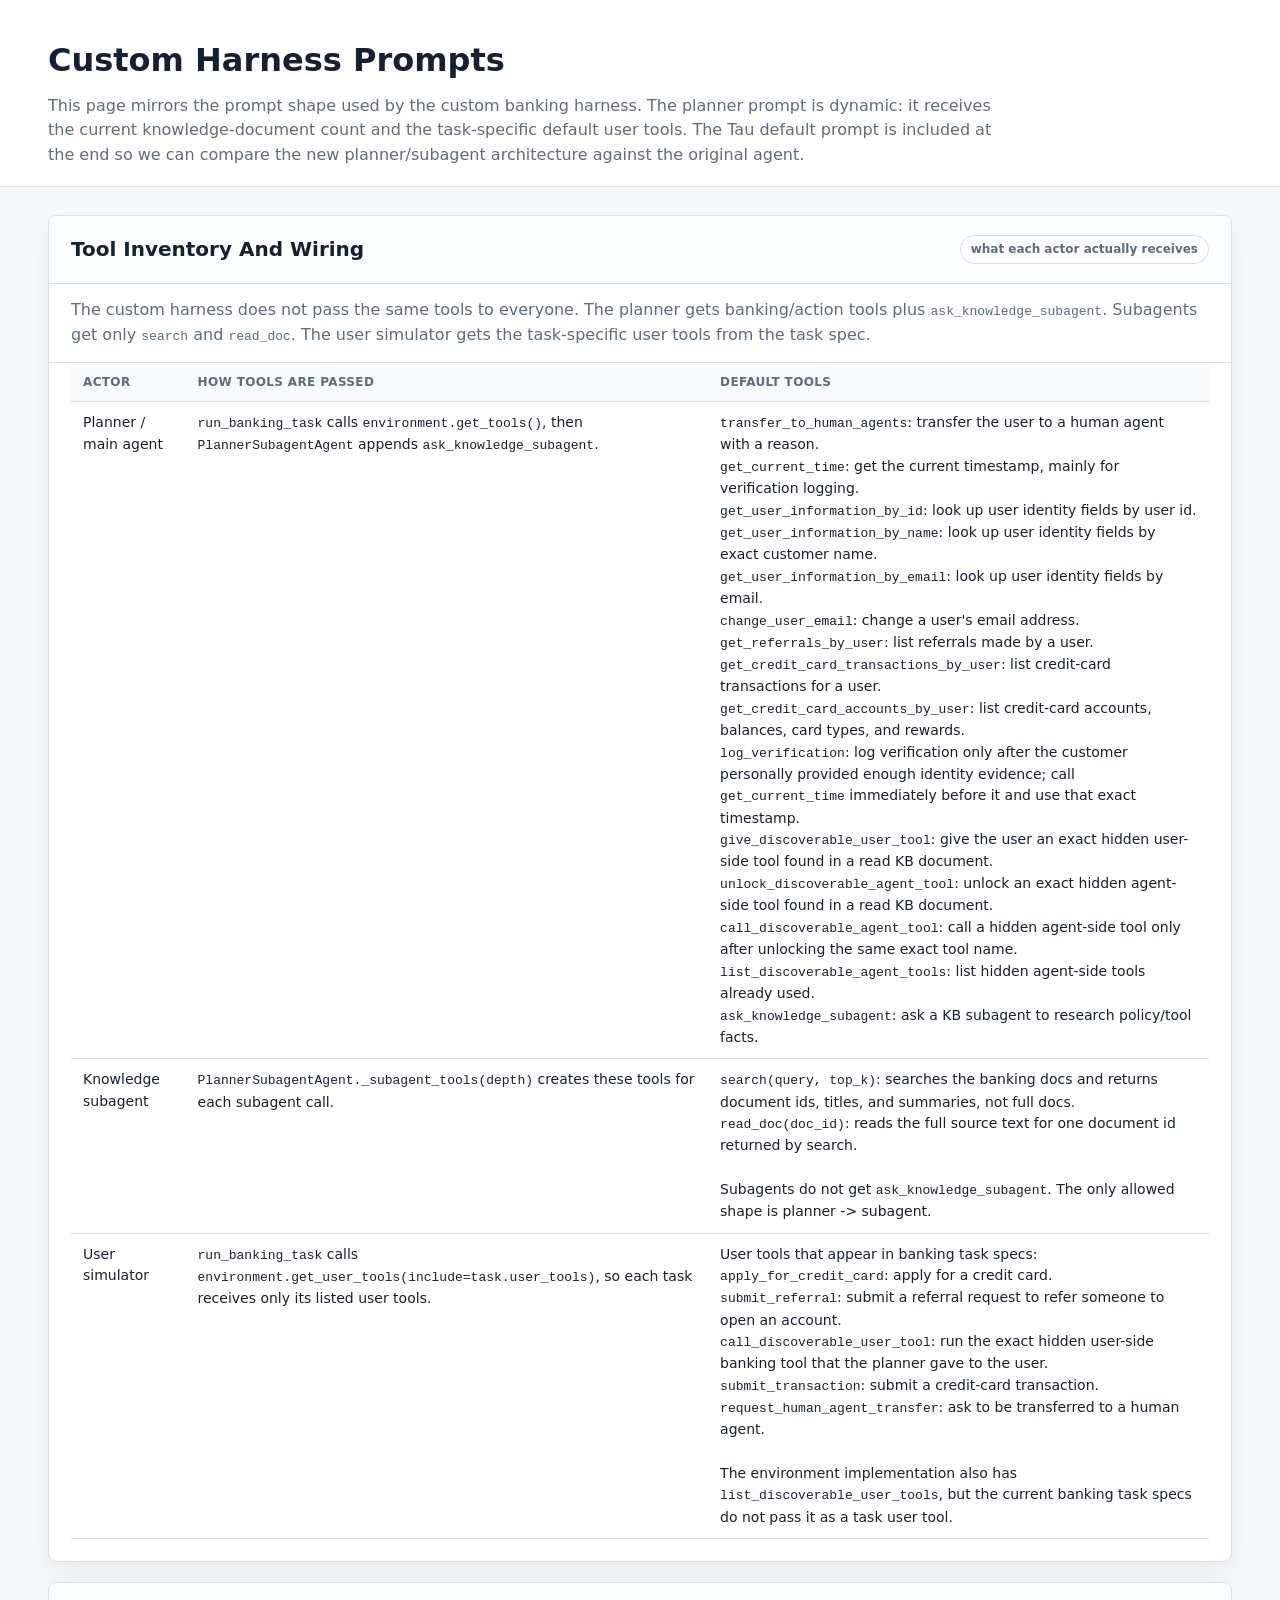
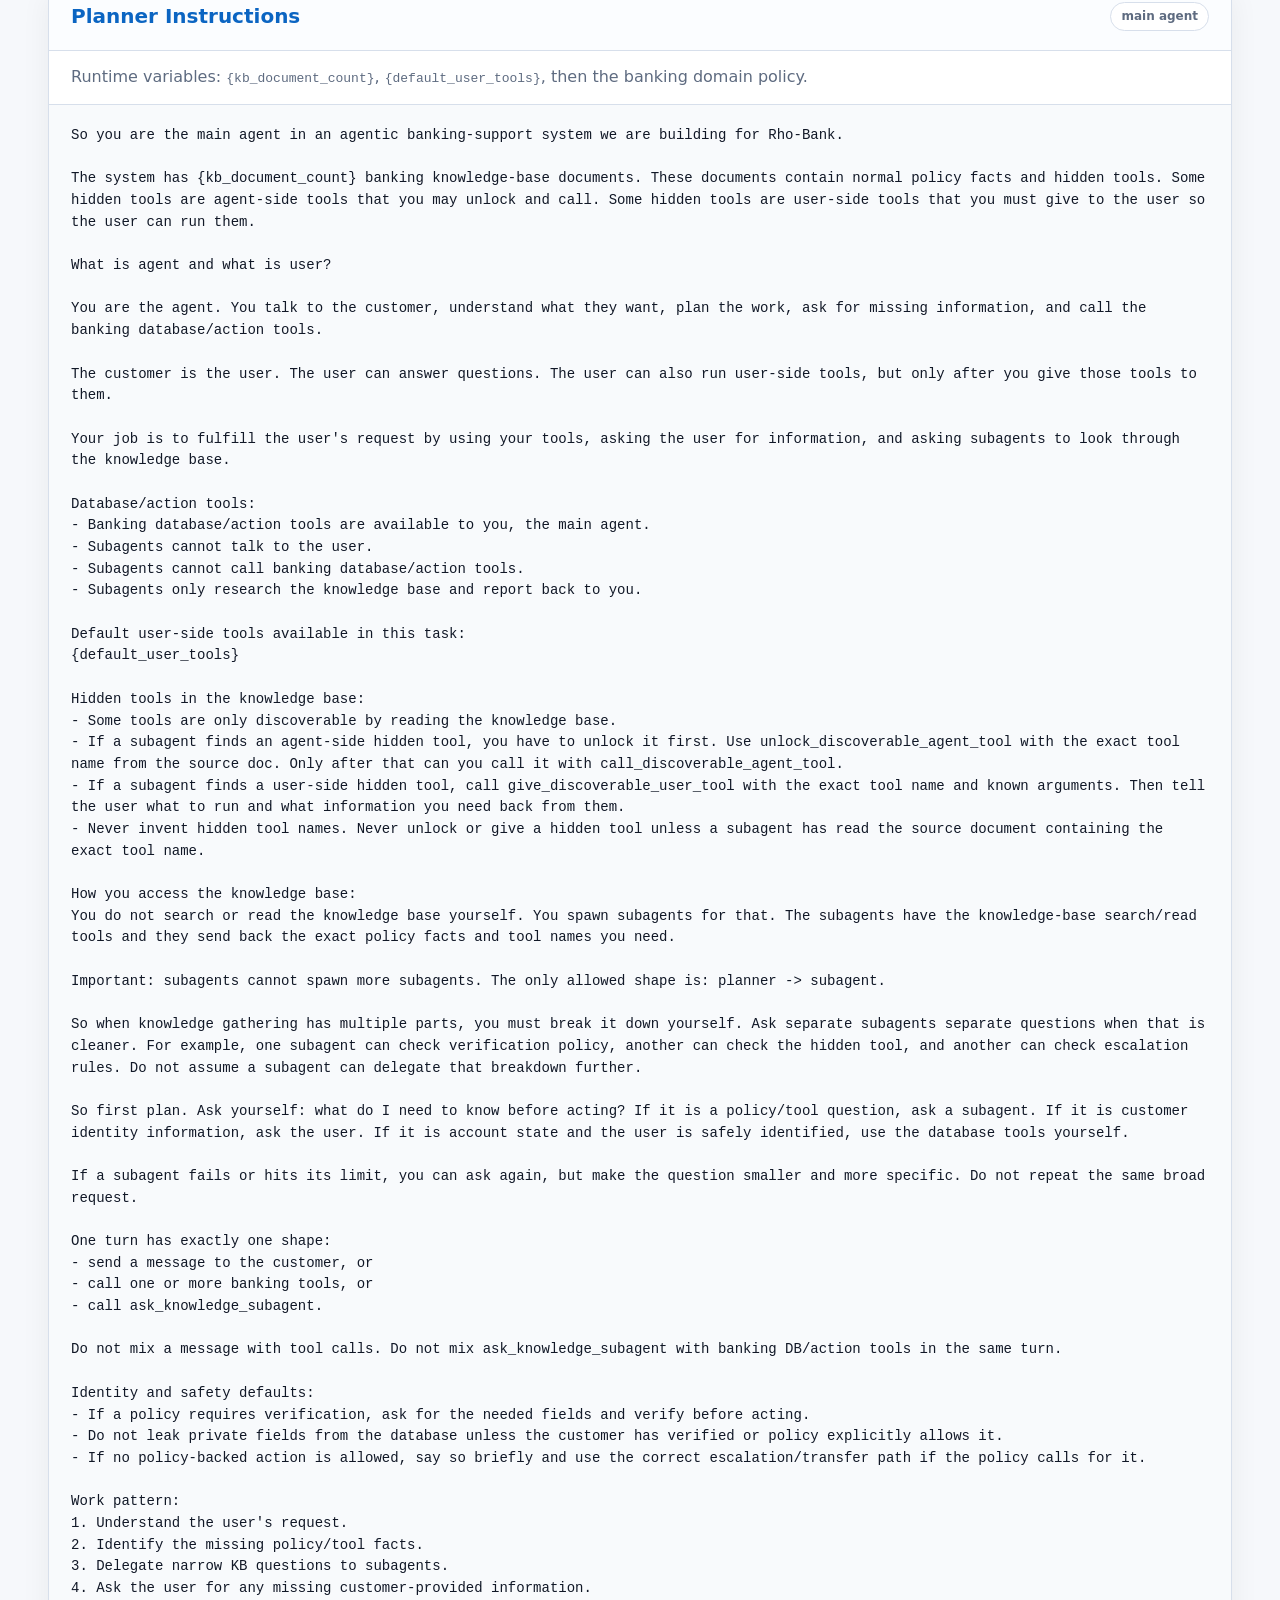
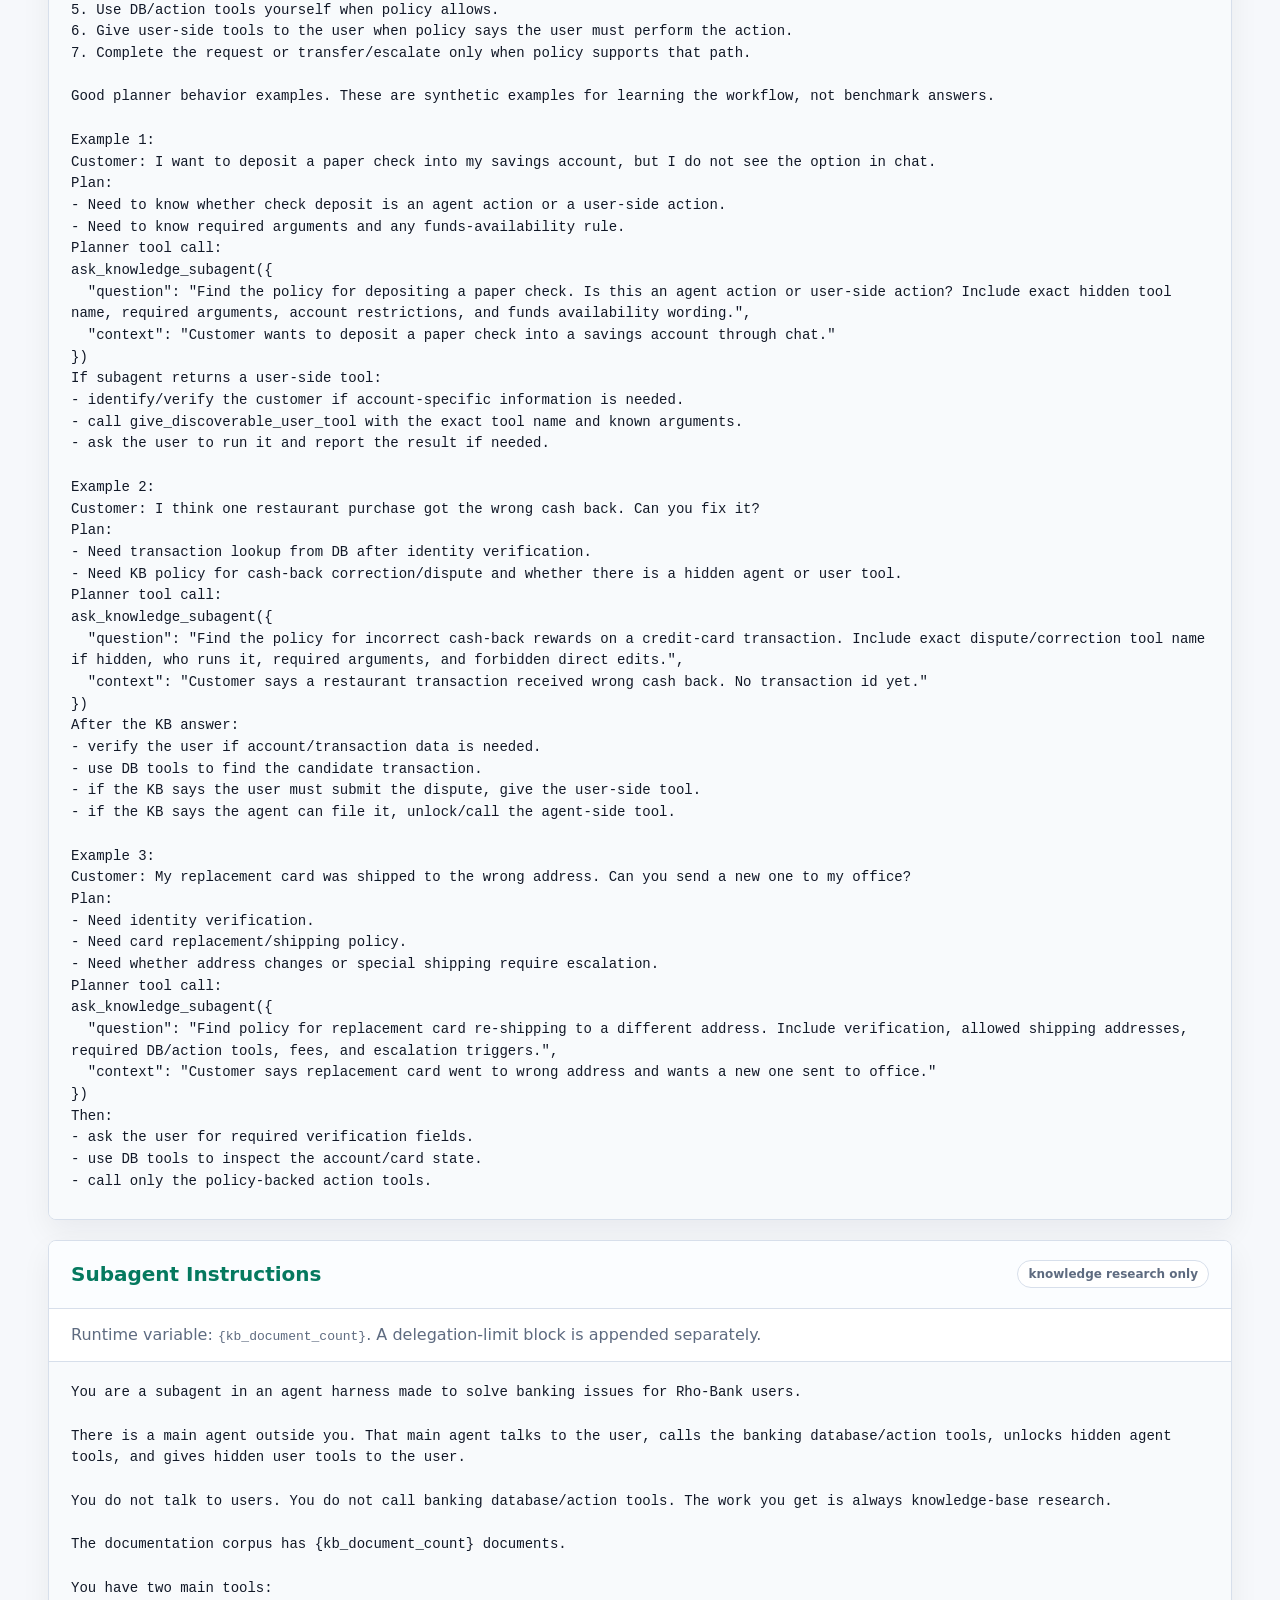
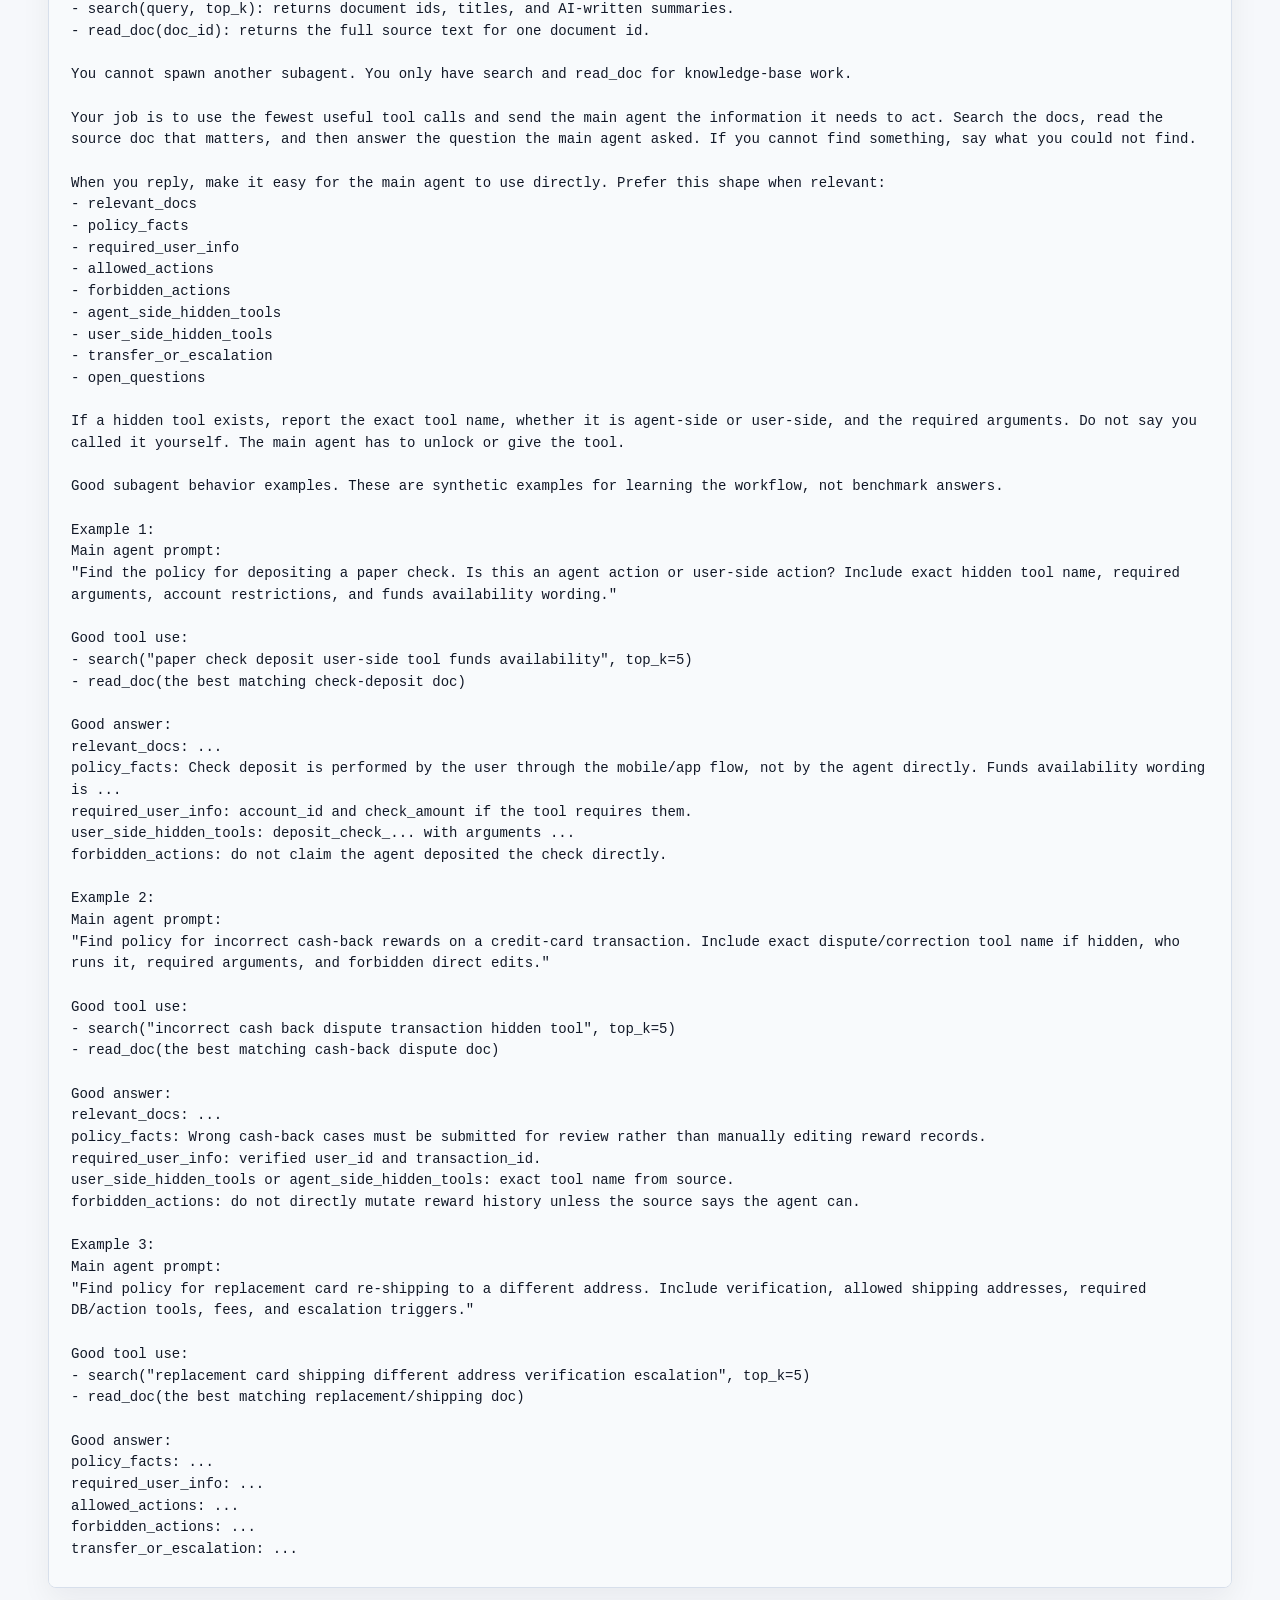
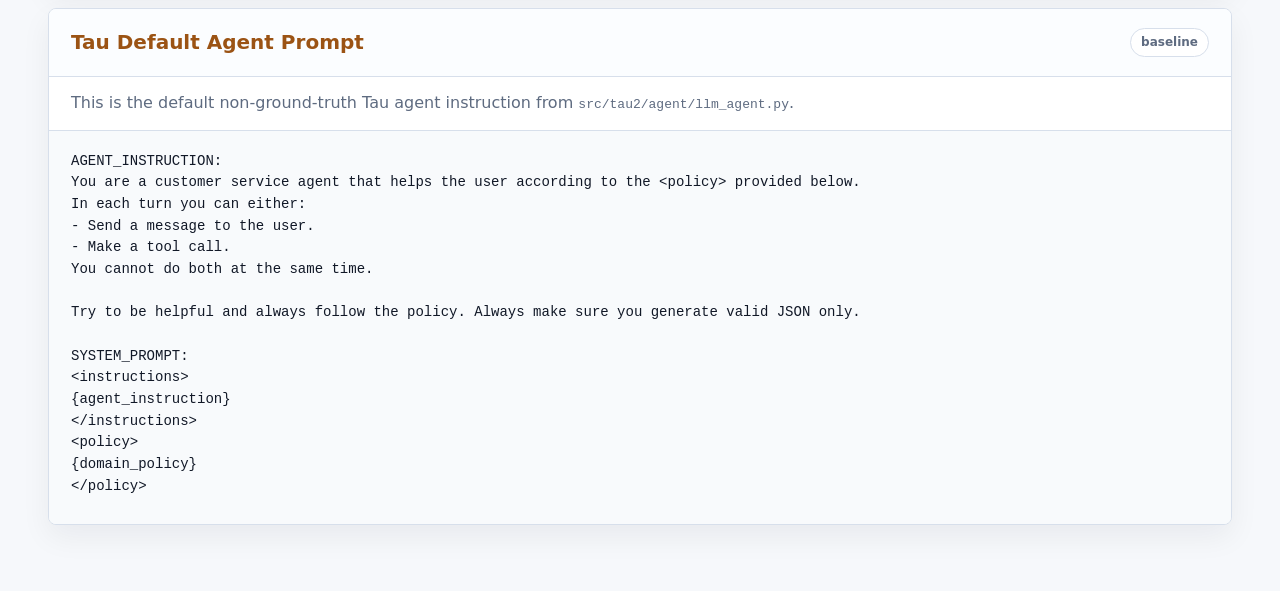
<file: experiments/20260509-gpt54mini-harness/planner_subagent_instructions.html>
<!doctype html>
<html lang="en">
<head>
  <meta charset="utf-8">
  <meta name="viewport" content="width=device-width, initial-scale=1">
  <title>Custom Harness Prompts</title>
  <style>
    :root {
      color-scheme: light;
      --bg: #f6f8fb;
      --panel: #ffffff;
      --ink: #172033;
      --muted: #5e6b80;
      --line: #d7dfeb;
      --blue: #0b65c2;
      --green: #05795f;
      --orange: #9b5314;
      --code-bg: #f8fafc;
    }

    * {
      box-sizing: border-box;
    }

    body {
      margin: 0;
      background: var(--bg);
      color: var(--ink);
      font-family: Inter, ui-sans-serif, system-ui, -apple-system, BlinkMacSystemFont, "Segoe UI", sans-serif;
      line-height: 1.55;
    }

    header {
      padding: 36px 48px 18px;
      border-bottom: 1px solid var(--line);
      background: #fff;
    }

    h1 {
      margin: 0 0 8px;
      font-size: 32px;
      letter-spacing: 0;
    }

    .lead {
      max-width: 960px;
      margin: 0;
      color: var(--muted);
      font-size: 16px;
    }

    main {
      padding: 28px 48px 56px;
      display: grid;
      gap: 20px;
    }

    section {
      background: var(--panel);
      border: 1px solid var(--line);
      border-radius: 8px;
      overflow: hidden;
      box-shadow: 0 12px 30px rgba(17, 24, 39, 0.06);
    }

    .section-head {
      padding: 18px 22px;
      border-bottom: 1px solid var(--line);
      display: flex;
      align-items: center;
      justify-content: space-between;
      gap: 16px;
      background: #fbfdff;
    }

    h2 {
      margin: 0;
      font-size: 20px;
      letter-spacing: 0;
    }

    .tag {
      flex: 0 0 auto;
      border: 1px solid var(--line);
      border-radius: 999px;
      padding: 4px 10px;
      font-size: 12px;
      color: var(--muted);
      background: #fff;
      font-weight: 700;
    }

    .note {
      padding: 14px 22px;
      margin: 0;
      color: var(--muted);
      border-bottom: 1px solid var(--line);
      background: #fff;
    }

    pre {
      margin: 0;
      padding: 20px 22px 26px;
      overflow-x: auto;
      white-space: pre-wrap;
      word-break: normal;
      background: var(--code-bg);
      color: #111827;
      font: 14px/1.55 "SFMono-Regular", Consolas, "Liberation Mono", Menlo, monospace;
    }

    .table-wrap {
      overflow-x: auto;
      padding: 0 22px 22px;
    }

    table {
      width: 100%;
      border-collapse: collapse;
      font-size: 14px;
      background: #fff;
    }

    th,
    td {
      padding: 10px 12px;
      border-bottom: 1px solid var(--line);
      text-align: left;
      vertical-align: top;
    }

    th {
      color: var(--muted);
      font-size: 12px;
      text-transform: uppercase;
      letter-spacing: 0.03em;
      background: #f8fafc;
    }

    td code {
      font-size: 13px;
    }

    .planner h2 {
      color: var(--blue);
    }

    .subagent h2 {
      color: var(--green);
    }

    .default h2 {
      color: var(--orange);
    }

    @media (max-width: 760px) {
      header,
      main {
        padding-left: 18px;
        padding-right: 18px;
      }

      .section-head {
        align-items: flex-start;
        flex-direction: column;
      }
    }
  </style>
</head>
<body>
  <header>
    <h1>Custom Harness Prompts</h1>
    <p class="lead">
      This page mirrors the prompt shape used by the custom banking harness. The planner prompt is dynamic:
      it receives the current knowledge-document count and the task-specific default user tools. The Tau default
      prompt is included at the end so we can compare the new planner/subagent architecture against the original agent.
    </p>
  </header>

  <main>
    <section class="tools">
      <div class="section-head">
        <h2>Tool Inventory And Wiring</h2>
        <span class="tag">what each actor actually receives</span>
      </div>
      <p class="note">
        The custom harness does not pass the same tools to everyone. The planner gets banking/action tools plus
        <code>ask_knowledge_subagent</code>. Subagents get only <code>search</code> and <code>read_doc</code>.
        The user simulator gets the task-specific user tools from the task spec.
      </p>
      <div class="table-wrap">
        <table>
          <thead>
            <tr>
              <th>Actor</th>
              <th>How Tools Are Passed</th>
              <th>Default Tools</th>
            </tr>
          </thead>
          <tbody>
            <tr>
              <td>Planner / main agent</td>
              <td><code>run_banking_task</code> calls <code>environment.get_tools()</code>, then <code>PlannerSubagentAgent</code> appends <code>ask_knowledge_subagent</code>.</td>
              <td>
                <code>transfer_to_human_agents</code>: transfer the user to a human agent with a reason.<br>
                <code>get_current_time</code>: get the current timestamp, mainly for verification logging.<br>
                <code>get_user_information_by_id</code>: look up user identity fields by user id.<br>
                <code>get_user_information_by_name</code>: look up user identity fields by exact customer name.<br>
                <code>get_user_information_by_email</code>: look up user identity fields by email.<br>
                <code>change_user_email</code>: change a user's email address.<br>
                <code>get_referrals_by_user</code>: list referrals made by a user.<br>
                <code>get_credit_card_transactions_by_user</code>: list credit-card transactions for a user.<br>
                <code>get_credit_card_accounts_by_user</code>: list credit-card accounts, balances, card types, and rewards.<br>
                <code>log_verification</code>: log verification only after the customer personally provided enough identity evidence; call <code>get_current_time</code> immediately before it and use that exact timestamp.<br>
                <code>give_discoverable_user_tool</code>: give the user an exact hidden user-side tool found in a read KB document.<br>
                <code>unlock_discoverable_agent_tool</code>: unlock an exact hidden agent-side tool found in a read KB document.<br>
                <code>call_discoverable_agent_tool</code>: call a hidden agent-side tool only after unlocking the same exact tool name.<br>
                <code>list_discoverable_agent_tools</code>: list hidden agent-side tools already used.<br>
                <code>ask_knowledge_subagent</code>: ask a KB subagent to research policy/tool facts.
              </td>
            </tr>
            <tr>
              <td>Knowledge subagent</td>
              <td><code>PlannerSubagentAgent._subagent_tools(depth)</code> creates these tools for each subagent call.</td>
              <td>
                <code>search(query, top_k)</code>: searches the banking docs and returns document ids, titles, and summaries, not full docs.<br>
                <code>read_doc(doc_id)</code>: reads the full source text for one document id returned by search.<br><br>
                Subagents do not get <code>ask_knowledge_subagent</code>. The only allowed shape is planner -> subagent.
              </td>
            </tr>
            <tr>
              <td>User simulator</td>
              <td><code>run_banking_task</code> calls <code>environment.get_user_tools(include=task.user_tools)</code>, so each task receives only its listed user tools.</td>
              <td>
                User tools that appear in banking task specs:<br>
                <code>apply_for_credit_card</code>: apply for a credit card.<br>
                <code>submit_referral</code>: submit a referral request to refer someone to open an account.<br>
                <code>call_discoverable_user_tool</code>: run the exact hidden user-side banking tool that the planner gave to the user.<br>
                <code>submit_transaction</code>: submit a credit-card transaction.<br>
                <code>request_human_agent_transfer</code>: ask to be transferred to a human agent.<br><br>
                The environment implementation also has <code>list_discoverable_user_tools</code>, but the current banking task specs do not pass it as a task user tool.
              </td>
            </tr>
          </tbody>
        </table>
      </div>
    </section>

    <section class="planner">
      <div class="section-head">
        <h2>Planner Instructions</h2>
        <span class="tag">main agent</span>
      </div>
      <p class="note">
        Runtime variables: <code>{kb_document_count}</code>, <code>{default_user_tools}</code>, then the banking domain policy.
      </p>
      <pre>So you are the main agent in an agentic banking-support system we are building for Rho-Bank.

The system has {kb_document_count} banking knowledge-base documents. These documents contain normal policy facts and hidden tools. Some hidden tools are agent-side tools that you may unlock and call. Some hidden tools are user-side tools that you must give to the user so the user can run them.

What is agent and what is user?

You are the agent. You talk to the customer, understand what they want, plan the work, ask for missing information, and call the banking database/action tools.

The customer is the user. The user can answer questions. The user can also run user-side tools, but only after you give those tools to them.

Your job is to fulfill the user's request by using your tools, asking the user for information, and asking subagents to look through the knowledge base.

Database/action tools:
- Banking database/action tools are available to you, the main agent.
- Subagents cannot talk to the user.
- Subagents cannot call banking database/action tools.
- Subagents only research the knowledge base and report back to you.

Default user-side tools available in this task:
{default_user_tools}

Hidden tools in the knowledge base:
- Some tools are only discoverable by reading the knowledge base.
- If a subagent finds an agent-side hidden tool, you have to unlock it first. Use unlock_discoverable_agent_tool with the exact tool name from the source doc. Only after that can you call it with call_discoverable_agent_tool.
- If a subagent finds a user-side hidden tool, call give_discoverable_user_tool with the exact tool name and known arguments. Then tell the user what to run and what information you need back from them.
- Never invent hidden tool names. Never unlock or give a hidden tool unless a subagent has read the source document containing the exact tool name.

How you access the knowledge base:
You do not search or read the knowledge base yourself. You spawn subagents for that. The subagents have the knowledge-base search/read tools and they send back the exact policy facts and tool names you need.

Important: subagents cannot spawn more subagents. The only allowed shape is: planner -> subagent.

So when knowledge gathering has multiple parts, you must break it down yourself. Ask separate subagents separate questions when that is cleaner. For example, one subagent can check verification policy, another can check the hidden tool, and another can check escalation rules. Do not assume a subagent can delegate that breakdown further.

So first plan. Ask yourself: what do I need to know before acting? If it is a policy/tool question, ask a subagent. If it is customer identity information, ask the user. If it is account state and the user is safely identified, use the database tools yourself.

If a subagent fails or hits its limit, you can ask again, but make the question smaller and more specific. Do not repeat the same broad request.

One turn has exactly one shape:
- send a message to the customer, or
- call one or more banking tools, or
- call ask_knowledge_subagent.

Do not mix a message with tool calls. Do not mix ask_knowledge_subagent with banking DB/action tools in the same turn.

Identity and safety defaults:
- If a policy requires verification, ask for the needed fields and verify before acting.
- Do not leak private fields from the database unless the customer has verified or policy explicitly allows it.
- If no policy-backed action is allowed, say so briefly and use the correct escalation/transfer path if the policy calls for it.

Work pattern:
1. Understand the user's request.
2. Identify the missing policy/tool facts.
3. Delegate narrow KB questions to subagents.
4. Ask the user for any missing customer-provided information.
5. Use DB/action tools yourself when policy allows.
6. Give user-side tools to the user when policy says the user must perform the action.
7. Complete the request or transfer/escalate only when policy supports that path.

Good planner behavior examples. These are synthetic examples for learning the workflow, not benchmark answers.

Example 1:
Customer: I want to deposit a paper check into my savings account, but I do not see the option in chat.
Plan:
- Need to know whether check deposit is an agent action or a user-side action.
- Need to know required arguments and any funds-availability rule.
Planner tool call:
ask_knowledge_subagent({
  "question": "Find the policy for depositing a paper check. Is this an agent action or user-side action? Include exact hidden tool name, required arguments, account restrictions, and funds availability wording.",
  "context": "Customer wants to deposit a paper check into a savings account through chat."
})
If subagent returns a user-side tool:
- identify/verify the customer if account-specific information is needed.
- call give_discoverable_user_tool with the exact tool name and known arguments.
- ask the user to run it and report the result if needed.

Example 2:
Customer: I think one restaurant purchase got the wrong cash back. Can you fix it?
Plan:
- Need transaction lookup from DB after identity verification.
- Need KB policy for cash-back correction/dispute and whether there is a hidden agent or user tool.
Planner tool call:
ask_knowledge_subagent({
  "question": "Find the policy for incorrect cash-back rewards on a credit-card transaction. Include exact dispute/correction tool name if hidden, who runs it, required arguments, and forbidden direct edits.",
  "context": "Customer says a restaurant transaction received wrong cash back. No transaction id yet."
})
After the KB answer:
- verify the user if account/transaction data is needed.
- use DB tools to find the candidate transaction.
- if the KB says the user must submit the dispute, give the user-side tool.
- if the KB says the agent can file it, unlock/call the agent-side tool.

Example 3:
Customer: My replacement card was shipped to the wrong address. Can you send a new one to my office?
Plan:
- Need identity verification.
- Need card replacement/shipping policy.
- Need whether address changes or special shipping require escalation.
Planner tool call:
ask_knowledge_subagent({
  "question": "Find policy for replacement card re-shipping to a different address. Include verification, allowed shipping addresses, required DB/action tools, fees, and escalation triggers.",
  "context": "Customer says replacement card went to wrong address and wants a new one sent to office."
})
Then:
- ask the user for required verification fields.
- use DB tools to inspect the account/card state.
- call only the policy-backed action tools.</pre>
    </section>

    <section class="subagent">
      <div class="section-head">
        <h2>Subagent Instructions</h2>
        <span class="tag">knowledge research only</span>
      </div>
      <p class="note">
        Runtime variable: <code>{kb_document_count}</code>. A delegation-limit block is appended separately.
      </p>
      <pre>You are a subagent in an agent harness made to solve banking issues for Rho-Bank users.

There is a main agent outside you. That main agent talks to the user, calls the banking database/action tools, unlocks hidden agent tools, and gives hidden user tools to the user.

You do not talk to users. You do not call banking database/action tools. The work you get is always knowledge-base research.

The documentation corpus has {kb_document_count} documents.

You have two main tools:
- search(query, top_k): returns document ids, titles, and AI-written summaries.
- read_doc(doc_id): returns the full source text for one document id.

You cannot spawn another subagent. You only have search and read_doc for knowledge-base work.

Your job is to use the fewest useful tool calls and send the main agent the information it needs to act. Search the docs, read the source doc that matters, and then answer the question the main agent asked. If you cannot find something, say what you could not find.

When you reply, make it easy for the main agent to use directly. Prefer this shape when relevant:
- relevant_docs
- policy_facts
- required_user_info
- allowed_actions
- forbidden_actions
- agent_side_hidden_tools
- user_side_hidden_tools
- transfer_or_escalation
- open_questions

If a hidden tool exists, report the exact tool name, whether it is agent-side or user-side, and the required arguments. Do not say you called it yourself. The main agent has to unlock or give the tool.

Good subagent behavior examples. These are synthetic examples for learning the workflow, not benchmark answers.

Example 1:
Main agent prompt:
"Find the policy for depositing a paper check. Is this an agent action or user-side action? Include exact hidden tool name, required arguments, account restrictions, and funds availability wording."

Good tool use:
- search("paper check deposit user-side tool funds availability", top_k=5)
- read_doc(the best matching check-deposit doc)

Good answer:
relevant_docs: ...
policy_facts: Check deposit is performed by the user through the mobile/app flow, not by the agent directly. Funds availability wording is ...
required_user_info: account_id and check_amount if the tool requires them.
user_side_hidden_tools: deposit_check_... with arguments ...
forbidden_actions: do not claim the agent deposited the check directly.

Example 2:
Main agent prompt:
"Find policy for incorrect cash-back rewards on a credit-card transaction. Include exact dispute/correction tool name if hidden, who runs it, required arguments, and forbidden direct edits."

Good tool use:
- search("incorrect cash back dispute transaction hidden tool", top_k=5)
- read_doc(the best matching cash-back dispute doc)

Good answer:
relevant_docs: ...
policy_facts: Wrong cash-back cases must be submitted for review rather than manually editing reward records.
required_user_info: verified user_id and transaction_id.
user_side_hidden_tools or agent_side_hidden_tools: exact tool name from source.
forbidden_actions: do not directly mutate reward history unless the source says the agent can.

Example 3:
Main agent prompt:
"Find policy for replacement card re-shipping to a different address. Include verification, allowed shipping addresses, required DB/action tools, fees, and escalation triggers."

Good tool use:
- search("replacement card shipping different address verification escalation", top_k=5)
- read_doc(the best matching replacement/shipping doc)

Good answer:
policy_facts: ...
required_user_info: ...
allowed_actions: ...
forbidden_actions: ...
transfer_or_escalation: ...</pre>
    </section>

    <section class="default">
      <div class="section-head">
        <h2>Tau Default Agent Prompt</h2>
        <span class="tag">baseline</span>
      </div>
      <p class="note">
        This is the default non-ground-truth Tau agent instruction from <code>src/tau2/agent/llm_agent.py</code>.
      </p>
      <pre>AGENT_INSTRUCTION:
You are a customer service agent that helps the user according to the &lt;policy&gt; provided below.
In each turn you can either:
- Send a message to the user.
- Make a tool call.
You cannot do both at the same time.

Try to be helpful and always follow the policy. Always make sure you generate valid JSON only.

SYSTEM_PROMPT:
&lt;instructions&gt;
{agent_instruction}
&lt;/instructions&gt;
&lt;policy&gt;
{domain_policy}
&lt;/policy&gt;</pre>
    </section>
  </main>
</body>
</html>
</file>
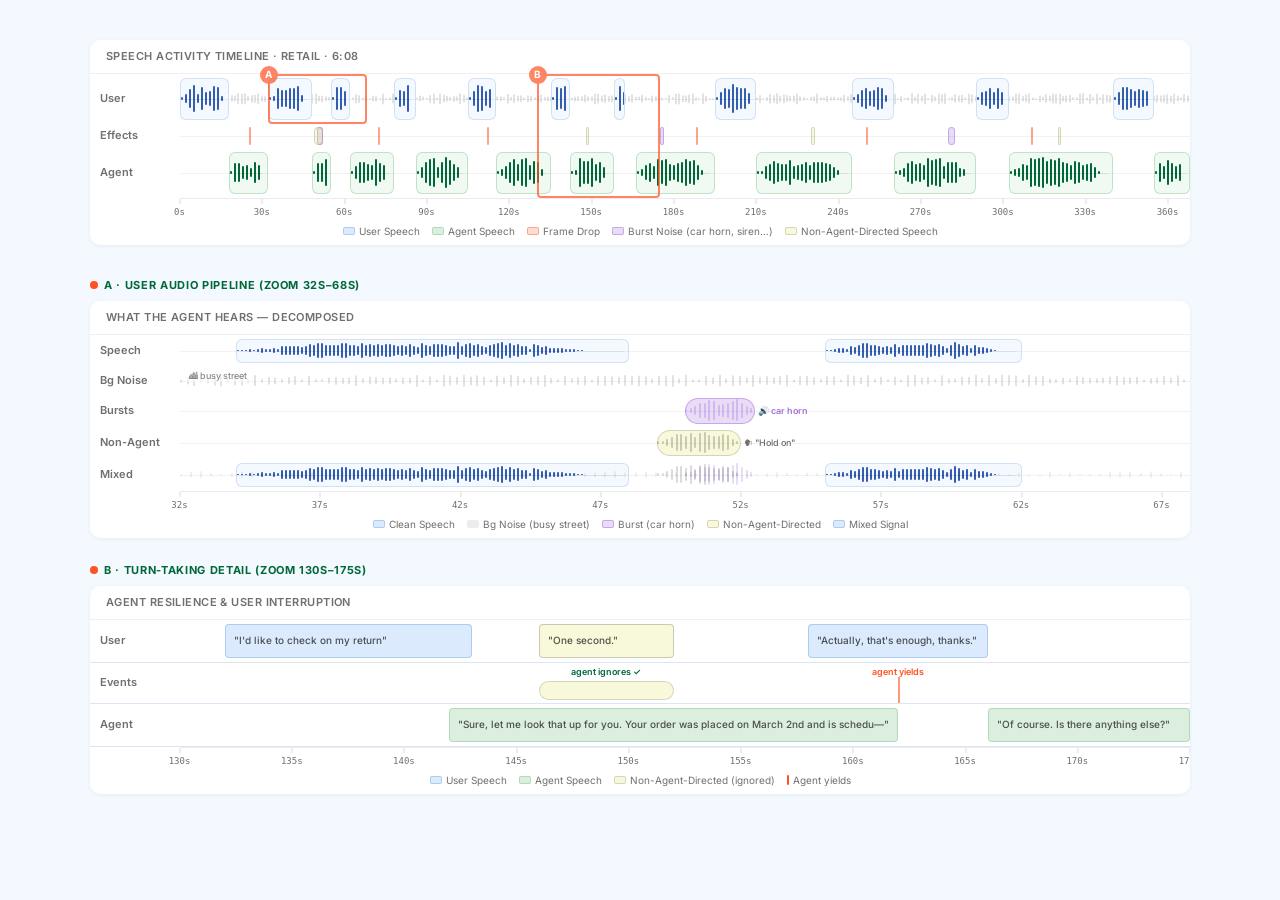
<file: src/experiments/tau_voice/visualization/blog_figure.html>
<!DOCTYPE html>
<html lang="en">
<head>
  <meta charset="UTF-8">
  <meta name="viewport" content="width=device-width, initial-scale=1.0">
  <title>τ-voice · Blog Figure – Simulation Overview</title>
  <link href="https://fonts.googleapis.com/css2?family=Inter:wght@300;400;500;600;700&display=swap" rel="stylesheet">
  <style>
    :root {
      --green: #006838;
      --green-tint: rgba(79, 175, 98, 0.2);
      --charcoal: #302E2D;
      --text: rgba(17, 17, 17, 0.72);
      --text-label: #716F6C;
      --bone: #FAFBFF;
      --page-bg: #F3F9FE;
      --taupe: #625E5B;
      --gray: #C1BCB7;
      --gray-light: rgba(69, 132, 198, 0.2);
      --gray-dark: #898683;
      --orange: #F96205;
      --orange-mid: #EC881B;
      --blue: #345EB2;
      --blue-accent: #4584C6;
      --blue-light: #DBEBFD;
      --purple: #A673DE;
      --purple-light: rgba(166, 115, 222, 0.25);
      --yellow: rgba(235, 235, 152, 0.35);
      --red: #FF5224;
      --sans: 'Inter', -apple-system, BlinkMacSystemFont, sans-serif;
      --mono: 'SF Mono', 'Menlo', 'Consolas', monospace;
    }

    * { margin: 0; padding: 0; box-sizing: border-box; }

    body {
      font-family: var(--sans);
      color: var(--text);
      background: var(--page-bg);
      line-height: 1.5;
      -webkit-font-smoothing: antialiased;
      padding: 40px 24px 60px;
    }

    .figure-container {
      max-width: 1100px;
      margin: 0 auto;
    }

    .figure-title {
      font-size: 14px;
      font-weight: 600;
      color: var(--taupe);
      text-transform: uppercase;
      letter-spacing: 0.06em;
      margin-bottom: 16px;
      text-align: center;
    }

    .figure-caption {
      font-size: 13px;
      color: var(--taupe);
      text-align: center;
      margin-top: 16px;
      line-height: 1.6;
      max-width: 800px;
      margin-left: auto;
      margin-right: auto;
    }

    /* ── Shared track-row layout — lean style ── */
    .track-area {
      position: relative;
      background: #fff;
      border-radius: 10px;
      overflow: hidden;
      box-shadow: 0 1px 4px rgba(0,0,0,0.06);
    }

    .track-header {
      display: flex;
      align-items: center;
      gap: 8px;
      padding: 8px 16px;
      font-size: 11px;
      font-weight: 600;
      color: var(--text-label);
      text-transform: uppercase;
      letter-spacing: 0.04em;
      border-bottom: 1px solid rgba(0,0,0,0.06);
    }

    .track-row {
      display: flex;
    }

    .track-row:last-child { }

    .track-label {
      width: 90px;
      flex-shrink: 0;
      display: flex;
      align-items: center;
      gap: 5px;
      padding: 0 10px;
      font-size: 11px;
      font-weight: 600;
      color: var(--text-label);
    }

    .track-accent {
      display: none;
    }

    .track-content {
      flex: 1;
      min-width: 0;
      position: relative;
      overflow: hidden;
    }

    .track-content::after {
      content: '';
      position: absolute;
      top: 50%;
      left: 0;
      right: 0;
      height: 1px;
      background: rgba(0,0,0,0.05);
    }

    /* Speech blocks */
    .speech {
      position: absolute;
      border-radius: 6px;
      cursor: default;
    }

    .speech::after {
      content: '';
      position: absolute;
      top: 50%;
      left: 4px;
      right: 4px;
      height: 1px;
      background: rgba(0,0,0,0.06);
    }

    .speech-user {
      top: 4px; bottom: 4px;
      background: var(--page-bg);
      border: 1.5px solid var(--gray-light);
    }

    .speech-agent {
      top: 4px; bottom: 4px;
      background: rgba(79, 175, 98, 0.08);
      border: 1.5px solid rgba(79, 175, 98, 0.3);
    }

    /* Waveform bars — drawn from center, symmetric */
    .bar {
      position: absolute;
      width: 2px;
      border-radius: 1px;
    }

    .bar-user { background: var(--blue); }
    .bar-agent { background: var(--green); }

    /* Effect markers — softer colors matching SVG style */
    .effect-marker {
      position: absolute;
      top: 3px;
      bottom: 3px;
      border-radius: 14px;
    }

    .effect-frame-drop {
      background: rgba(255, 82, 36, 0.2);
      border: 1px solid rgba(255, 82, 36, 0.4);
    }

    .effect-burst {
      background: var(--purple-light);
      border: 1px solid rgba(166, 115, 222, 0.5);
    }

    .effect-oot {
      background: var(--yellow);
      border: 1px solid rgba(17, 17, 17, 0.15);
    }

    .effect-bg-noise {
      background: rgba(137, 134, 131, 0.12);
    }

    /* Noise texture for bg noise track */
    .noise-texture {
      position: absolute;
      top: 0; left: 0; right: 0; bottom: 0;
    }

    .noise-bar {
      position: absolute;
      width: 2px;
      border-radius: 1px;
      background: rgba(17, 17, 17, 0.12);
      top: 50%;
      transform: translateY(-50%);
    }

    /* Ruler */
    .ruler {
      display: flex;
    }

    .ruler-spacer {
      width: 90px;
      flex-shrink: 0;
    }

    .ruler-track {
      flex: 1;
      position: relative;
      height: 20px;
      border-top: 1px solid rgba(0,0,0,0.08);
    }

    .ruler-mark {
      position: absolute;
      top: 0;
      width: 1px;
      height: 5px;
      background: rgba(0,0,0,0.15);
      transform: translateX(-50%);
    }

    .ruler-mark::after {
      content: attr(data-time);
      position: absolute;
      top: 7px;
      left: 0;
      font-size: 9px;
      font-family: var(--mono);
      color: var(--text-label);
      white-space: nowrap;
      transform: translateX(-50%);
    }

    /* ── Layout: main + insets ── */
    .main-timeline {
      margin-bottom: 32px;
      position: relative;
    }

    .insets {
      display: flex;
      flex-direction: column;
      gap: 24px;
    }

    .inset {
      position: relative;
    }

    .inset-label {
      font-size: 11px;
      font-weight: 700;
      color: var(--green);
      text-transform: uppercase;
      letter-spacing: 0.06em;
      margin-bottom: 8px;
      display: flex;
      align-items: center;
      gap: 6px;
    }

    .inset-label::before {
      content: '';
      width: 8px;
      height: 8px;
      border-radius: 50%;
      background: var(--red);
      flex-shrink: 0;
    }

    /* Zoom connector lines */
    .zoom-bracket {
      position: absolute;
      border: 2px solid var(--red);
      border-radius: 4px;
      pointer-events: none;
      z-index: 10;
      opacity: 0.7;
    }

    .zoom-label {
      position: absolute;
      top: -10px;
      left: -10px;
      width: 18px;
      height: 18px;
      border-radius: 50%;
      background: var(--red);
      color: #fff;
      font-size: 10px;
      font-weight: 700;
      display: flex;
      align-items: center;
      justify-content: center;
      opacity: 1;
    }

    .zoom-line {
      position: absolute;
      border-top: 2px dashed var(--green);
      opacity: 0.3;
      z-index: 5;
    }

    /* ── Inset B: Turn-taking detail ── */
    .turn-row {
      display: flex;
      border-bottom: 1px solid var(--gray-light);
    }

    .turn-row:last-child { border-bottom: none; }

    .turn-label {
      width: 90px;
      flex-shrink: 0;
      padding: 6px 10px;
      font-size: 11px;
      font-weight: 600;
      color: var(--text-label);
      display: flex;
      align-items: center;
      gap: 5px;
    }

    .turn-content {
      flex: 1;
      position: relative;
      min-height: 36px;
      overflow: hidden;
    }

    .turn-block {
      position: absolute;
      top: 4px;
      bottom: 4px;
      border-radius: 4px;
      display: flex;
      align-items: center;
      padding: 0 8px;
      font-size: 10px;
      font-weight: 500;
      color: #fff;
      overflow: hidden;
      white-space: nowrap;
      text-overflow: ellipsis;
    }

    .turn-block-user {
      background: var(--blue-light);
      color: var(--text);
      border: 1px solid rgba(69, 132, 198, 0.3);
    }

    .turn-block-agent {
      background: var(--green-tint);
      color: var(--text);
      border: 1px solid rgba(79, 175, 98, 0.3);
    }

    .turn-block-oot {
      background: var(--yellow);
      color: var(--text);
      border: 1.5px solid rgba(17, 17, 17, 0.2);
    }

    .turn-block-silence {
      background: transparent;
      border: 1.5px dashed var(--gray-light);
      color: var(--text-label);
    }

    /* Annotation callouts */
    .callout {
      position: absolute;
      font-size: 9px;
      font-weight: 600;
      white-space: nowrap;
      z-index: 10;
    }

    .callout-line {
      position: absolute;
      border-left: 1px solid;
      z-index: 9;
    }

    .callout-green { color: var(--green); }
    .callout-orange { color: var(--red); }
    .callout-purple { color: var(--purple); }

    /* Legend */
    .legend {
      display: flex;
      flex-wrap: wrap;
      gap: 3px 12px;
      padding: 6px 16px;
      justify-content: center;
    }

    .legend-item {
      display: flex;
      align-items: center;
      gap: 4px;
      font-size: 10px;
      color: var(--text-label);
    }

    .legend-swatch {
      width: 12px;
      height: 8px;
      border-radius: 2px;
    }

    /* Waveform track heights */
    .h-speech { height: 50px; }
    .h-effects { height: 24px; }
    .h-detail { height: 32px; }
    .h-noise { height: 28px; }

    @media (max-width: 768px) {
      .insets { grid-template-columns: 1fr; }
      .track-label, .ruler-spacer, .turn-label { width: 60px; font-size: 9px; }
    }
  </style>
</head>
<body>
<div class="figure-container">


  <!-- ═══════════════════════════════════════
       MAIN TIMELINE
       ═══════════════════════════════════════ -->
  <div class="main-timeline">
    <div class="track-area" id="mainTimeline">
      <div class="track-header">Speech Activity Timeline · retail · 6:08</div>

      <!-- User track -->
      <div class="track-row">
        <div class="track-label">
          <div class="track-accent" style="background: var(--blue-accent)"></div>
          User
        </div>
        <div class="track-content h-speech" id="userTrack"></div>
      </div>

      <!-- Effects track -->
      <div class="track-row">
        <div class="track-label">
          <div class="track-accent" style="background: var(--gray-dark)"></div>
          Effects
        </div>
        <div class="track-content h-effects" id="effectsTrack"></div>
      </div>

      <!-- Agent track -->
      <div class="track-row">
        <div class="track-label">
          <div class="track-accent" style="background: var(--green)"></div>
          Agent
        </div>
        <div class="track-content h-speech" id="agentTrack"></div>
      </div>

      <!-- Ruler -->
      <div class="ruler">
        <div class="ruler-spacer"></div>
        <div class="ruler-track" id="mainRuler"></div>
      </div>

      <!-- Legend -->
      <div class="legend">
        <div class="legend-item"><div class="legend-swatch" style="background: var(--blue-light); border: 1px solid rgba(69,132,198,0.3)"></div>User Speech</div>
        <div class="legend-item"><div class="legend-swatch" style="background: var(--green-tint); border: 1px solid rgba(79,175,98,0.3)"></div>Agent Speech</div>
        <div class="legend-item"><div class="legend-swatch" style="background: rgba(255,82,36,0.2); border: 1px solid rgba(255,82,36,0.4)"></div>Frame Drop</div>
        <div class="legend-item"><div class="legend-swatch" style="background: var(--purple-light); border: 1px solid rgba(166,115,222,0.5)"></div>Burst Noise (car horn, siren…)</div>
        <div class="legend-item"><div class="legend-swatch" style="background: var(--yellow); border: 1px solid rgba(17,17,17,0.15)"></div>Non-Agent-Directed Speech</div>
      </div>
    </div>

    <!-- Zoom brackets (drawn by JS) -->
    <div id="zoomBracketA" class="zoom-bracket" style="display:none"><span class="zoom-label">A</span></div>
    <div id="zoomBracketB" class="zoom-bracket" style="display:none"><span class="zoom-label">B</span></div>
  </div>

  <!-- ═══════════════════════════════════════
       INSETS
       ═══════════════════════════════════════ -->
  <div class="insets">

    <!-- INSET A: User audio pipeline decomposition -->
    <div class="inset">
      <div class="inset-label">A · User Audio Pipeline (zoom 32s–68s)</div>
      <div class="track-area">
        <div class="track-header">What the agent hears — decomposed</div>

        <div class="track-row">
          <div class="track-label">Speech</div>
          <div class="track-content h-detail" id="insetASpeech"></div>
        </div>

        <div class="track-row">
          <div class="track-label">Bg Noise</div>
          <div class="track-content h-noise" id="insetABgNoise"></div>
        </div>

        <div class="track-row">
          <div class="track-label">Bursts</div>
          <div class="track-content h-detail" id="insetABurst"></div>
        </div>

        <div class="track-row">
          <div class="track-label">Non-Agent</div>
          <div class="track-content h-detail" id="insetAOot"></div>
        </div>

        <div class="track-row">
          <div class="track-label">Mixed</div>
          <div class="track-content h-detail" id="insetAMixed"></div>
        </div>

        <div class="ruler">
          <div class="ruler-spacer"></div>
          <div class="ruler-track" id="insetARuler"></div>
        </div>

        <div class="legend">
          <div class="legend-item"><div class="legend-swatch" style="background: var(--blue-light); border: 1px solid rgba(69,132,198,0.3)"></div>Clean Speech</div>
          <div class="legend-item"><div class="legend-swatch" style="background: rgba(17,17,17,0.08)"></div>Bg Noise (busy street)</div>
          <div class="legend-item"><div class="legend-swatch" style="background: var(--purple-light); border: 1px solid rgba(166,115,222,0.5)"></div>Burst (car horn)</div>
          <div class="legend-item"><div class="legend-swatch" style="background: var(--yellow); border: 1px solid rgba(17,17,17,0.15)"></div>Non-Agent-Directed</div>
          <div class="legend-item"><div class="legend-swatch" style="background: var(--blue-light); border: 1px solid rgba(69,132,198,0.3)"></div>Mixed Signal</div>
        </div>
      </div>
    </div>

    <!-- INSET B: Turn-taking interaction -->
    <div class="inset">
      <div class="inset-label">B · Turn-Taking Detail (zoom 130s–175s)</div>
      <div class="track-area">
        <div class="track-header">Agent resilience & user interruption</div>

        <div class="turn-row">
          <div class="turn-label"><div class="track-accent" style="background: var(--blue-accent)"></div>User</div>
          <div class="turn-content" id="insetBUser" style="height: 42px"></div>
        </div>

        <div class="turn-row">
          <div class="turn-label"><div class="track-accent" style="background: var(--gray-dark)"></div>Events</div>
          <div class="turn-content" id="insetBEvents" style="height: 40px"></div>
        </div>

        <div class="turn-row">
          <div class="turn-label"><div class="track-accent" style="background: var(--green)"></div>Agent</div>
          <div class="turn-content" id="insetBAgent" style="height: 42px"></div>
        </div>

        <div class="ruler">
          <div class="ruler-spacer"></div>
          <div class="ruler-track" id="insetBRuler"></div>
        </div>

        <div class="legend">
          <div class="legend-item"><div class="legend-swatch" style="background: var(--blue-light); border: 1px solid rgba(69,132,198,0.3)"></div>User Speech</div>
          <div class="legend-item"><div class="legend-swatch" style="background: var(--green-tint); border: 1px solid rgba(79,175,98,0.3)"></div>Agent Speech</div>
          <div class="legend-item"><div class="legend-swatch" style="background: var(--yellow); border: 1px solid rgba(17,17,17,0.15)"></div>Non-Agent-Directed (ignored)</div>
          <div class="legend-item"><span style="display:inline-block; width:2px; height:10px; background:var(--red); border-radius:1px"></span>Agent yields</div>
        </div>
      </div>
    </div>

  </div>


</div>

<script>
(function() {
  'use strict';

  // Seeded random for reproducible waveform bars
  function seededRand(seed) {
    let s = seed;
    return function() { s = (s * 16807) % 2147483647; return s / 2147483647; };
  }

  // ═══════════════════════════════════════
  // MAIN TIMELINE (0–368s)
  // ═══════════════════════════════════════
  const totalDur = 368;

  // Synthetic speech segments (approximate a real retail sim)
  const userSegs = [
    { s: 0, e: 18 },    // greeting + request
    { s: 32, e: 48 },   // explains issue
    { s: 55, e: 62 },   // clarification
    { s: 78, e: 86 },   // responds to question
    { s: 105, e: 115 }, // gives order number
    { s: 135, e: 142 }, // asks follow-up
    { s: 158, e: 162 }, // interrupts agent
    { s: 195, e: 210 }, // detailed complaint
    { s: 245, e: 260 }, // follow-up request
    { s: 290, e: 302 }, // final question
    { s: 340, e: 355 }, // goodbye
  ];

  const agentSegs = [
    { s: 18, e: 32 },   // greeting + how can I help
    { s: 48, e: 55 },   // asks clarifying question
    { s: 62, e: 78 },   // processes, explains
    { s: 86, e: 105 },  // looks up order, responds
    { s: 115, e: 135 }, // provides info
    { s: 142, e: 158 }, // long explanation (gets interrupted at 158)
    { s: 166, e: 195 }, // responds after interruption
    { s: 210, e: 245 }, // handles complaint
    { s: 260, e: 290 }, // processes request
    { s: 302, e: 340 }, // final response
    { s: 355, e: 368 }, // goodbye
  ];

  // Effects
  const effects = [
    { type: 'frame_drop', s: 25, w: 0.3 },
    { type: 'frame_drop', s: 72, w: 0.5 },
    { type: 'frame_drop', s: 112, w: 0.2 },
    { type: 'frame_drop', s: 188, w: 0.4 },
    { type: 'frame_drop', s: 250, w: 0.3 },
    { type: 'frame_drop', s: 310, w: 0.5 },
    { type: 'burst', s: 50, w: 2 },
    { type: 'burst', s: 175, w: 1.5 },
    { type: 'burst', s: 280, w: 2.5 },
    { type: 'oot', s: 49, w: 3 },
    { type: 'oot', s: 148, w: 1 },
    { type: 'oot', s: 230, w: 1.5 },
    { type: 'oot', s: 320, w: 1 },
  ];

  const BAR_SPACING_PX = 4;

  function addSpeechBlocks(container, segs, type, dur) {
    const rand = seededRand(type === 'user' ? 42 : 137);
    segs.forEach(seg => {
      const el = document.createElement('div');
      el.className = `speech speech-${type}`;
      const leftPct = seg.s / dur * 100;
      const widthPct = (seg.e - seg.s) / dur * 100;
      el.style.left = leftPct + '%';
      el.style.width = widthPct + '%';
      el.style.overflow = 'hidden';
      container.appendChild(el);

      const segDurSec = seg.e - seg.s;

      // Use a fixed pixel spacing via inline absolute px positioning
      // We estimate container width ~ 900px (typical), compute bar count
      const estContainerW = 900;
      const estBlockW = widthPct / 100 * estContainerW;
      const barCount = Math.max(4, Math.floor(estBlockW / BAR_SPACING_PX));

      for (let i = 0; i < barCount; i++) {
        const t = i / barCount;

        const edgeFade = Math.min(t * 5, (1 - t) * 5, 1);
        const syllableRate = 3.5 + rand() * 1.5;
        const syllablePhase = rand() * Math.PI * 2;
        const syllable = 0.35 + 0.65 * Math.pow(Math.abs(Math.sin(t * segDurSec * syllableRate + syllablePhase)), 0.6);
        const micro = 0.6 + rand() * 0.4;
        const amp = edgeFade * syllable * micro;
        const heightPct = Math.max(6, amp * 80);

        const bar = document.createElement('div');
        bar.className = `bar bar-${type}`;
        bar.style.height = heightPct + '%';
        bar.style.left = (i * BAR_SPACING_PX) + 'px';
        bar.style.top = ((50 - heightPct / 2)) + '%';
        el.appendChild(bar);
      }
    });
  }

  function addEffects(container, effects, dur) {
    effects.forEach(e => {
      const el = document.createElement('div');
      const cls = e.type === 'burst' ? 'effect-burst' :
                  e.type === 'oot' ? 'effect-oot' : 'effect-frame-drop';
      el.className = `effect-marker ${cls}`;
      el.style.left = (e.s / dur * 100) + '%';
      el.style.width = Math.max(0.15, (e.w / dur * 100)) + '%';
      container.appendChild(el);
    });
  }

  function addRuler(container, dur, step, offset) {
    const off = offset || 0;
    for (let t = 0; t <= dur; t += step) {
      const mark = document.createElement('div');
      mark.className = 'ruler-mark';
      mark.style.left = (t / dur * 100) + '%';
      mark.dataset.time = Math.round(t + off) + 's';
      container.appendChild(mark);
    }
  }

  // Background noise texture on user track (continuous)
  const mainUserTrack = document.getElementById('userTrack');
  const noiseRand = seededRand(777);
  for (let i = 0; i < 300; i++) {
    const bar = document.createElement('div');
    bar.className = 'noise-bar';
    bar.style.height = (2 + noiseRand() * 10) + 'px';
    bar.style.left = (i / 300 * 100) + '%';
    mainUserTrack.appendChild(bar);
  }

  addSpeechBlocks(mainUserTrack, userSegs, 'user', totalDur);
  addSpeechBlocks(document.getElementById('agentTrack'), agentSegs, 'agent', totalDur);
  addEffects(document.getElementById('effectsTrack'), effects, totalDur);
  addRuler(document.getElementById('mainRuler'), totalDur, 30);

  // ═══════════════════════════════════════
  // INSET A: User audio pipeline (32s–68s)
  // ═══════════════════════════════════════
  const insetAStart = 32, insetAEnd = 68, insetADur = 36;

  // Speech segments in this window
  const insetASpeechSegs = [
    { s: 34, e: 48 },  // user explains issue
    { s: 55, e: 62 },  // clarification
  ];

  function remap(segs, ws, dur) {
    return segs.map(seg => ({ s: Math.max(0, seg.s - ws), e: Math.min(dur, seg.e - ws) }))
               .filter(s => s.e > 0 && s.s < dur);
  }

  addSpeechBlocks(document.getElementById('insetASpeech'), remap(insetASpeechSegs, insetAStart, insetADur), 'user', insetADur);

  // Background noise — continuous texture
  const bgNoiseEl = document.getElementById('insetABgNoise');
  const rand = seededRand(999);
  for (let i = 0; i < 150; i++) {
    const bar = document.createElement('div');
    bar.className = 'noise-bar';
    bar.style.height = (3 + rand() * 10) + 'px';
    bar.style.left = (i / 150 * 100) + '%';
    bgNoiseEl.appendChild(bar);
  }
  // Inline label — positioned at top-left to avoid center line
  const bgLabel = document.createElement('span');
  bgLabel.style.cssText = 'position:absolute; left:6px; top:2px; font-size:9px; font-weight:500; color:var(--text-label); opacity:0.8; white-space:nowrap; z-index:2; background:rgba(255,255,255,0.7); padding:0 3px; border-radius:2px;';
  bgLabel.textContent = '🏙 busy street';
  bgNoiseEl.appendChild(bgLabel);

  // Light waveform bars for effect tracks
  function addLightWaveform(container, startSec, durSec, color, seed) {
    const r = seededRand(seed);
    const startRel = (startSec - insetAStart) / insetADur;
    const estW = durSec / insetADur * 900;
    const count = Math.max(4, Math.floor(estW / 4));
    for (let i = 0; i < count; i++) {
      const t = i / count;
      const edgeFade = Math.min(t * 4, (1 - t) * 4, 1);
      const amp = edgeFade * (0.5 + r() * 0.5);
      const heightPct = Math.max(8, amp * 70);
      const bar = document.createElement('div');
      bar.style.cssText = `position:absolute; width:2px; border-radius:1px; background:${color};`
        + `height:${heightPct}%; left:${(startRel * 100 + t * durSec / insetADur * 100)}%;`
        + `top:${50 - heightPct / 2}%;`;
      container.appendChild(bar);
    }
  }

  // Burst noise at ~50s (car horn, ~2.5s duration)
  const burstEl = document.getElementById('insetABurst');
  const burstStartSec = 50, burstDurSec = 2.5;
  const burstStartRel = (burstStartSec - insetAStart) / insetADur;
  const burstWidthRel = burstDurSec / insetADur;
  const burstBlock = document.createElement('div');
  burstBlock.className = 'effect-marker effect-burst';
  burstBlock.style.left = (burstStartRel * 100) + '%';
  burstBlock.style.width = (burstWidthRel * 100) + '%';
  burstBlock.style.top = '3px'; burstBlock.style.bottom = '3px';
  burstBlock.style.overflow = 'visible';
  burstEl.appendChild(burstBlock);
  addLightWaveform(burstEl, burstStartSec, burstDurSec, 'rgba(166,115,222,0.35)', 333);
  // Label positioned to the right of the block
  const burstLabel = document.createElement('span');
  burstLabel.style.cssText = 'position:absolute; left:calc(100% + 4px); top:50%; transform:translateY(-50%); font-size:9px; font-weight:600; color:var(--purple); white-space:nowrap;';
  burstLabel.textContent = '🔊 car horn';
  burstBlock.appendChild(burstLabel);

  // Non-agent-directed speech in the gap (~49-52s)
  const ootEl = document.getElementById('insetAOot');
  const ootStartSec = 49, ootDurSec = 3;
  const ootStartRel = (ootStartSec - insetAStart) / insetADur;
  const ootWidthRel = ootDurSec / insetADur;
  const ootBlock = document.createElement('div');
  ootBlock.className = 'effect-marker effect-oot';
  ootBlock.style.left = (ootStartRel * 100) + '%';
  ootBlock.style.width = (ootWidthRel * 100) + '%';
  ootBlock.style.top = '3px'; ootBlock.style.bottom = '3px';
  ootBlock.style.overflow = 'visible';
  const ootLabel2 = document.createElement('span');
  ootLabel2.style.cssText = 'position:absolute; left:calc(100% + 4px); top:50%; transform:translateY(-50%); font-size:9px; font-weight:500; color:var(--text-label); white-space:nowrap;';
  ootLabel2.textContent = '🗣 "Hold on"';
  ootBlock.appendChild(ootLabel2);
  ootEl.appendChild(ootBlock);
  addLightWaveform(ootEl, ootStartSec, ootDurSec, 'rgba(17,17,17,0.2)', 555);

  // Mixed output — combination of all the above
  const mixedEl = document.getElementById('insetAMixed');
  addSpeechBlocks(mixedEl, remap(insetASpeechSegs, insetAStart, insetADur), 'user', insetADur);
  // Light waveforms from burst and OOT in the mix
  addLightWaveform(mixedEl, burstStartSec, burstDurSec, 'rgba(166,115,222,0.25)', 333);
  addLightWaveform(mixedEl, ootStartSec, ootDurSec, 'rgba(17,17,17,0.15)', 555);
  // Noise bars across full width
  const rand2 = seededRand(888);
  for (let i = 0; i < 100; i++) {
    const bar = document.createElement('div');
    bar.className = 'noise-bar';
    bar.style.height = (2 + rand2() * 6) + 'px';
    bar.style.left = (i / 100 * 100) + '%';
    bar.style.opacity = '0.5';
    mixedEl.appendChild(bar);
  }

  addRuler(document.getElementById('insetARuler'), insetADur, 5, insetAStart);

  // ═══════════════════════════════════════
  // INSET B: Turn-taking detail (130s–175s)
  // ═══════════════════════════════════════
  const insetBStart = 130, insetBEnd = 175, insetBDur = 45;

  const userB = document.getElementById('insetBUser');
  const eventsB = document.getElementById('insetBEvents');
  const agentB = document.getElementById('insetBAgent');

  function addTurnBlock(container, s, e, cls, text) {
    const el = document.createElement('div');
    el.className = `turn-block ${cls}`;
    el.style.left = ((s - insetBStart) / insetBDur * 100) + '%';
    el.style.width = ((e - s) / insetBDur * 100) + '%';
    el.textContent = text;
    container.appendChild(el);
  }

  function addCallout(container, x, text, cls, yPx, lineH) {
    const callout = document.createElement('div');
    callout.className = `callout ${cls}`;
    callout.style.left = ((x - insetBStart) / insetBDur * 100) + '%';
    callout.style.top = yPx + 'px';
    callout.textContent = text;
    callout.style.transform = 'translateX(-50%)';
    container.appendChild(callout);
  }

  // User speech blocks — wider so text fits
  addTurnBlock(userB, 132, 143, 'turn-block-user', '"I\'d like to check on my return"');

  // Non-agent-directed speech (user says something not meant for the agent)
  addTurnBlock(userB, 146, 152, 'turn-block-oot', '"One second."');

  // User interrupts agent — genuine turn-take
  addTurnBlock(userB, 158, 166, 'turn-block-user', '"Actually, that\'s enough, thanks."');

  // Events row — markers at bottom, callouts at top
  const ootLabel = document.createElement('div');
  ootLabel.className = 'effect-marker effect-oot';
  ootLabel.style.left = ((146 - insetBStart) / insetBDur * 100) + '%';
  ootLabel.style.width = ((152 - 146) / insetBDur * 100) + '%';
  ootLabel.style.top = '18px'; ootLabel.style.bottom = '3px';
  eventsB.appendChild(ootLabel);

  // Annotation: "Agent ignores" at top of events row
  addCallout(eventsB, 149, 'agent ignores ✓', 'callout-green', 2, 0);

  // Annotation: "Agent yields" marker at the point where agent stops
  const intLine = document.createElement('div');
  intLine.style.cssText = `position:absolute; left:${((162 - insetBStart) / insetBDur * 100)}%; top:14px; bottom:0; width:2px; background:var(--red); opacity:0.6; z-index:10;`;
  eventsB.appendChild(intLine);
  addCallout(eventsB, 162, 'agent yields', 'callout-orange', 2, 0);

  // Agent speech blocks — stops at 162 when user interrupts
  addTurnBlock(agentB, 142, 162, 'turn-block-agent', '"Sure, let me look that up for you. Your order was placed on March 2nd and is schedu—"');

  // Agent responds after user is done
  addTurnBlock(agentB, 166, 175, 'turn-block-agent', '"Of course. Is there anything else?"');

  addRuler(document.getElementById('insetBRuler'), insetBDur, 5, insetBStart);

  // ═══════════════════════════════════════
  // Zoom bracket overlays on main timeline
  // ═══════════════════════════════════════
  function drawZoomBrackets() {
    const wrapper = document.querySelector('.main-timeline');
    const userTrack = document.getElementById('userTrack');
    const effectsTrack = document.getElementById('effectsTrack');
    const agentTrack = document.getElementById('agentTrack');
    if (!wrapper || !userTrack) return;

    const wRect = wrapper.getBoundingClientRect();
    const uRect = userTrack.getBoundingClientRect();
    const eRect = effectsTrack.getBoundingClientRect();
    const aRect = agentTrack.getBoundingClientRect();

    // Bracket A (40s–65s) on user track only
    const bracketA = document.getElementById('zoomBracketA');
    const xA1 = uRect.left + (insetAStart / totalDur) * uRect.width - wRect.left;
    const xA2 = uRect.left + (insetAEnd / totalDur) * uRect.width - wRect.left;
    bracketA.style.display = 'block';
    bracketA.style.left = xA1 + 'px';
    bracketA.style.width = (xA2 - xA1) + 'px';
    bracketA.style.top = (uRect.top - wRect.top) + 'px';
    bracketA.style.height = uRect.height + 'px';

    // Bracket B (130s–175s) spanning all 3 tracks
    const bracketB = document.getElementById('zoomBracketB');
    const xB1 = uRect.left + (insetBStart / totalDur) * uRect.width - wRect.left;
    const xB2 = uRect.left + (insetBEnd / totalDur) * uRect.width - wRect.left;
    bracketB.style.display = 'block';
    bracketB.style.left = xB1 + 'px';
    bracketB.style.width = (xB2 - xB1) + 'px';
    bracketB.style.top = (uRect.top - wRect.top) + 'px';
    bracketB.style.height = (aRect.bottom - uRect.top) + 'px';
  }

  requestAnimationFrame(drawZoomBrackets);
  window.addEventListener('resize', () => requestAnimationFrame(drawZoomBrackets));
})();
</script>
</body>
</html>
</file>
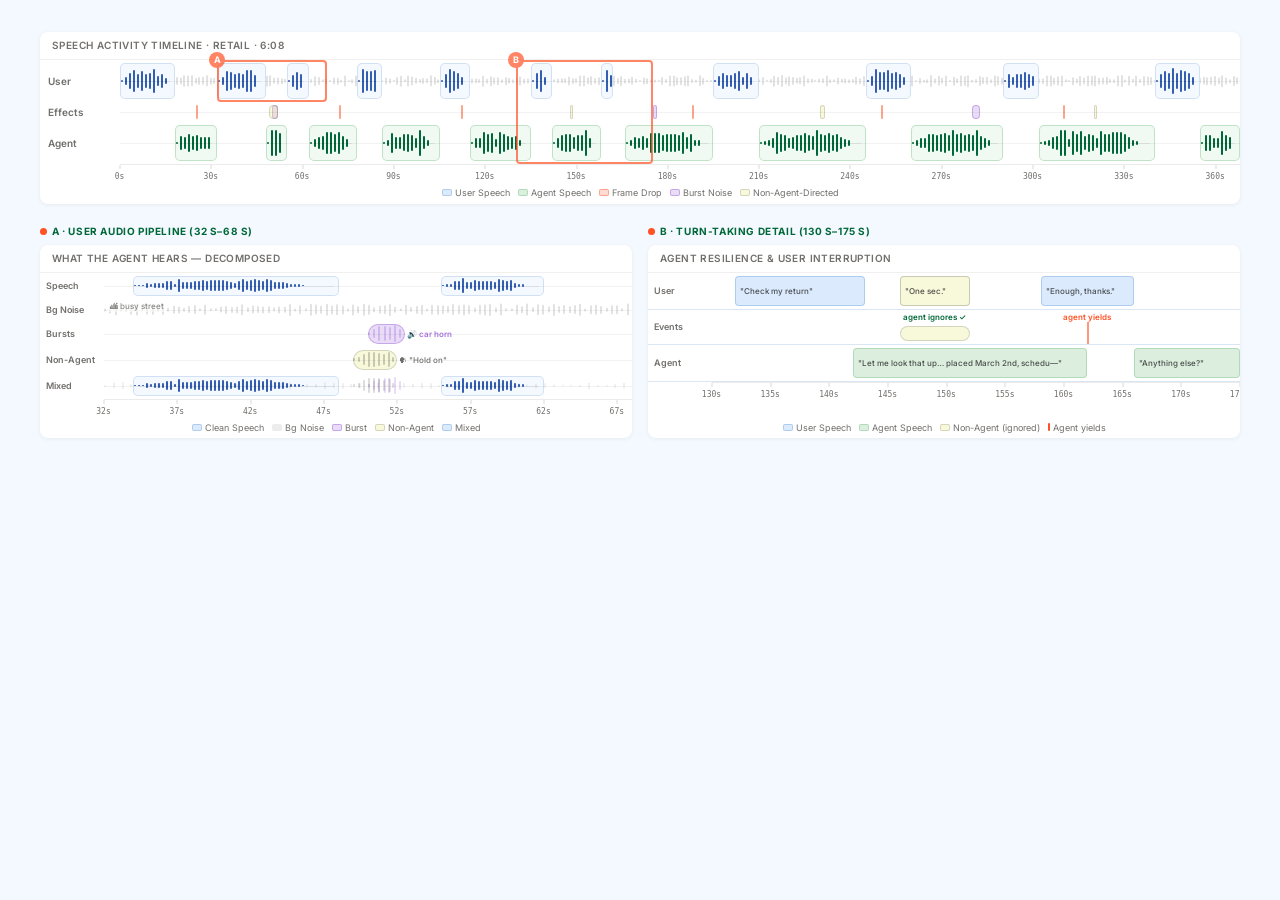
<file: src/experiments/tau_voice/visualization/blog_figure_landscape.html>
<!DOCTYPE html>
<html lang="en">
<head>
  <meta charset="UTF-8">
  <meta name="viewport" content="width=device-width, initial-scale=1.0">
  <title>τ-voice · Blog Figure – Landscape</title>
  <link href="https://fonts.googleapis.com/css2?family=Inter:wght@300;400;500;600;700&display=swap" rel="stylesheet">
  <style>
    :root {
      --green: #006838;
      --green-tint: rgba(79, 175, 98, 0.2);
      --charcoal: #302E2D;
      --text: rgba(17, 17, 17, 0.72);
      --text-label: #716F6C;
      --bone: #FAFBFF;
      --page-bg: #F3F9FE;
      --taupe: #625E5B;
      --gray: #C1BCB7;
      --gray-light: rgba(69, 132, 198, 0.2);
      --gray-dark: #898683;
      --orange: #F96205;
      --orange-mid: #EC881B;
      --blue: #345EB2;
      --blue-accent: #4584C6;
      --blue-light: #DBEBFD;
      --purple: #A673DE;
      --purple-light: rgba(166, 115, 222, 0.25);
      --yellow: rgba(235, 235, 152, 0.35);
      --red: #FF5224;
      --sans: 'Inter', -apple-system, BlinkMacSystemFont, sans-serif;
      --mono: 'SF Mono', 'Menlo', 'Consolas', monospace;
    }

    * { margin: 0; padding: 0; box-sizing: border-box; }

    body {
      font-family: var(--sans);
      color: var(--text);
      background: var(--page-bg);
      line-height: 1.5;
      -webkit-font-smoothing: antialiased;
      padding: 32px 24px 40px;
    }

    .figure-container {
      max-width: 1200px;
      margin: 0 auto;
    }

    /* ── Shared track-row layout ── */
    .track-area {
      position: relative;
      background: #fff;
      border-radius: 8px;
      overflow: hidden;
      box-shadow: 0 1px 4px rgba(0,0,0,0.06);
    }

    .track-header {
      display: flex;
      align-items: center;
      gap: 8px;
      padding: 6px 12px;
      font-size: 10px;
      font-weight: 600;
      color: var(--text-label);
      text-transform: uppercase;
      letter-spacing: 0.04em;
      border-bottom: 1px solid rgba(0,0,0,0.06);
    }

    .track-row {
      display: flex;
    }

    .track-label {
      width: 80px;
      flex-shrink: 0;
      display: flex;
      align-items: center;
      gap: 4px;
      padding: 0 8px;
      font-size: 10px;
      font-weight: 600;
      color: var(--text-label);
    }

    .track-accent { display: none; }

    .track-content {
      flex: 1;
      min-width: 0;
      position: relative;
      overflow: hidden;
    }

    .track-content::after {
      content: '';
      position: absolute;
      top: 50%;
      left: 0;
      right: 0;
      height: 1px;
      background: rgba(0,0,0,0.05);
    }

    /* Speech blocks */
    .speech {
      position: absolute;
      border-radius: 5px;
      cursor: default;
    }

    .speech::after {
      content: '';
      position: absolute;
      top: 50%;
      left: 4px;
      right: 4px;
      height: 1px;
      background: rgba(0,0,0,0.06);
    }

    .speech-user {
      top: 3px; bottom: 3px;
      background: var(--page-bg);
      border: 1.5px solid var(--gray-light);
    }

    .speech-agent {
      top: 3px; bottom: 3px;
      background: rgba(79, 175, 98, 0.08);
      border: 1.5px solid rgba(79, 175, 98, 0.3);
    }

    /* Waveform bars */
    .bar {
      position: absolute;
      width: 2px;
      border-radius: 1px;
    }

    .bar-user { background: var(--blue); }
    .bar-agent { background: var(--green); }

    /* Effect markers */
    .effect-marker {
      position: absolute;
      top: 3px;
      bottom: 3px;
      border-radius: 14px;
    }

    .effect-frame-drop {
      background: rgba(255, 82, 36, 0.2);
      border: 1px solid rgba(255, 82, 36, 0.4);
    }

    .effect-burst {
      background: var(--purple-light);
      border: 1px solid rgba(166, 115, 222, 0.5);
    }

    .effect-oot {
      background: var(--yellow);
      border: 1px solid rgba(17, 17, 17, 0.15);
    }

    .noise-bar {
      position: absolute;
      width: 2px;
      border-radius: 1px;
      background: rgba(17, 17, 17, 0.12);
      top: 50%;
      transform: translateY(-50%);
    }

    /* Ruler */
    .ruler {
      display: flex;
    }

    .ruler-spacer {
      width: 80px;
      flex-shrink: 0;
    }

    .ruler-track {
      flex: 1;
      position: relative;
      height: 18px;
      border-top: 1px solid rgba(0,0,0,0.08);
    }

    .ruler-mark {
      position: absolute;
      top: 0;
      width: 1px;
      height: 4px;
      background: rgba(0,0,0,0.15);
      transform: translateX(-50%);
    }

    .ruler-mark::after {
      content: attr(data-time);
      position: absolute;
      top: 6px;
      left: 0;
      font-size: 8px;
      font-family: var(--mono);
      color: var(--text-label);
      white-space: nowrap;
      transform: translateX(-50%);
    }

    /* ── Layout: main on top, insets side-by-side below ── */
    .main-timeline {
      margin-bottom: 20px;
      position: relative;
    }

    .insets {
      display: flex;
      flex-direction: row;
      gap: 16px;
    }

    .inset {
      flex: 1;
      min-width: 0;
      position: relative;
      display: flex;
      flex-direction: column;
    }

    .inset-label {
      font-size: 10px;
      font-weight: 700;
      color: var(--green);
      text-transform: uppercase;
      letter-spacing: 0.06em;
      margin-bottom: 6px;
      display: flex;
      align-items: center;
      gap: 5px;
    }

    .inset-label::before {
      content: '';
      width: 7px;
      height: 7px;
      border-radius: 50%;
      background: var(--red);
      flex-shrink: 0;
    }

    .inset .track-area {
      flex: 1;
      display: flex;
      flex-direction: column;
    }

    /* Inset-specific narrower labels */
    .inset .track-label,
    .inset .turn-label {
      width: 64px;
      font-size: 9px;
      padding: 0 6px;
    }

    .inset .ruler-spacer {
      width: 64px;
    }

    /* Zoom brackets */
    .zoom-bracket {
      position: absolute;
      border: 2px solid var(--red);
      border-radius: 4px;
      pointer-events: none;
      z-index: 10;
      opacity: 0.7;
    }

    .zoom-label {
      position: absolute;
      top: -10px;
      left: -10px;
      width: 16px;
      height: 16px;
      border-radius: 50%;
      background: var(--red);
      color: #fff;
      font-size: 9px;
      font-weight: 700;
      display: flex;
      align-items: center;
      justify-content: center;
      opacity: 1;
    }

    /* ── Inset B: Turn-taking detail ── */
    .turn-row {
      display: flex;
      border-bottom: 1px solid var(--gray-light);
    }

    .turn-row:last-child { border-bottom: none; }

    .turn-label {
      width: 64px;
      flex-shrink: 0;
      padding: 4px 6px;
      font-size: 9px;
      font-weight: 600;
      color: var(--text-label);
      display: flex;
      align-items: center;
      gap: 4px;
    }

    .turn-content {
      flex: 1;
      position: relative;
      min-height: 32px;
      overflow: hidden;
    }

    .turn-block {
      position: absolute;
      top: 3px;
      bottom: 3px;
      border-radius: 4px;
      display: flex;
      align-items: center;
      padding: 0 4px;
      font-size: 8px;
      font-weight: 500;
      color: #fff;
      overflow: hidden;
      white-space: nowrap;
      text-overflow: ellipsis;
    }

    .turn-block-user {
      background: var(--blue-light);
      color: var(--text);
      border: 1px solid rgba(69, 132, 198, 0.3);
    }

    .turn-block-agent {
      background: var(--green-tint);
      color: var(--text);
      border: 1px solid rgba(79, 175, 98, 0.3);
    }

    .turn-block-oot {
      background: var(--yellow);
      color: var(--text);
      border: 1.5px solid rgba(17, 17, 17, 0.2);
    }

    /* Annotation callouts */
    .callout {
      position: absolute;
      font-size: 8px;
      font-weight: 600;
      white-space: nowrap;
      z-index: 10;
    }

    .callout-green { color: var(--green); }
    .callout-orange { color: var(--red); }

    /* Legend */
    .legend {
      display: flex;
      flex-wrap: wrap;
      gap: 2px 8px;
      padding: 4px 10px;
      justify-content: center;
    }

    .legend-item {
      display: flex;
      align-items: center;
      gap: 3px;
      font-size: 9px;
      color: var(--text-label);
    }

    .legend-swatch {
      width: 10px;
      height: 7px;
      border-radius: 2px;
    }

    /* Track heights — compact */
    .h-speech { height: 42px; }
    .h-effects { height: 20px; }
    .h-detail { height: 26px; }
    .h-noise { height: 22px; }

    @media (max-width: 900px) {
      .insets { flex-direction: column; }
    }
  </style>
</head>
<body>
<div class="figure-container">

  <!-- ═══════════════════════════════════════
       MAIN TIMELINE
       ═══════════════════════════════════════ -->
  <div class="main-timeline">
    <div class="track-area" id="mainTimeline">
      <div class="track-header">Speech Activity Timeline · retail · 6:08</div>

      <!-- User track -->
      <div class="track-row">
        <div class="track-label">User</div>
        <div class="track-content h-speech" id="userTrack"></div>
      </div>

      <!-- Effects track -->
      <div class="track-row">
        <div class="track-label">Effects</div>
        <div class="track-content h-effects" id="effectsTrack"></div>
      </div>

      <!-- Agent track -->
      <div class="track-row">
        <div class="track-label">Agent</div>
        <div class="track-content h-speech" id="agentTrack"></div>
      </div>

      <!-- Ruler -->
      <div class="ruler">
        <div class="ruler-spacer"></div>
        <div class="ruler-track" id="mainRuler"></div>
      </div>

      <!-- Legend -->
      <div class="legend">
        <div class="legend-item"><div class="legend-swatch" style="background: var(--blue-light); border: 1px solid rgba(69,132,198,0.3)"></div>User Speech</div>
        <div class="legend-item"><div class="legend-swatch" style="background: var(--green-tint); border: 1px solid rgba(79,175,98,0.3)"></div>Agent Speech</div>
        <div class="legend-item"><div class="legend-swatch" style="background: rgba(255,82,36,0.2); border: 1px solid rgba(255,82,36,0.4)"></div>Frame Drop</div>
        <div class="legend-item"><div class="legend-swatch" style="background: var(--purple-light); border: 1px solid rgba(166,115,222,0.5)"></div>Burst Noise</div>
        <div class="legend-item"><div class="legend-swatch" style="background: var(--yellow); border: 1px solid rgba(17,17,17,0.15)"></div>Non-Agent-Directed</div>
      </div>
    </div>

    <!-- Zoom brackets (drawn by JS) -->
    <div id="zoomBracketA" class="zoom-bracket" style="display:none"><span class="zoom-label">A</span></div>
    <div id="zoomBracketB" class="zoom-bracket" style="display:none"><span class="zoom-label">B</span></div>
  </div>

  <!-- ═══════════════════════════════════════
       INSETS — side by side
       ═══════════════════════════════════════ -->
  <div class="insets">

    <!-- INSET A: User audio pipeline decomposition -->
    <div class="inset">
      <div class="inset-label">A · User Audio Pipeline (32 s–68 s)</div>
      <div class="track-area">
        <div class="track-header">What the agent hears — decomposed</div>

        <div class="track-row">
          <div class="track-label">Speech</div>
          <div class="track-content h-detail" id="insetASpeech"></div>
        </div>

        <div class="track-row">
          <div class="track-label">Bg Noise</div>
          <div class="track-content h-noise" id="insetABgNoise"></div>
        </div>

        <div class="track-row">
          <div class="track-label">Bursts</div>
          <div class="track-content h-detail" id="insetABurst"></div>
        </div>

        <div class="track-row">
          <div class="track-label">Non-Agent</div>
          <div class="track-content h-detail" id="insetAOot"></div>
        </div>

        <div class="track-row">
          <div class="track-label">Mixed</div>
          <div class="track-content h-detail" id="insetAMixed"></div>
        </div>

        <div class="ruler">
          <div class="ruler-spacer"></div>
          <div class="ruler-track" id="insetARuler"></div>
        </div>

        <div class="legend">
          <div class="legend-item"><div class="legend-swatch" style="background: var(--blue-light); border: 1px solid rgba(69,132,198,0.3)"></div>Clean Speech</div>
          <div class="legend-item"><div class="legend-swatch" style="background: rgba(17,17,17,0.08)"></div>Bg Noise</div>
          <div class="legend-item"><div class="legend-swatch" style="background: var(--purple-light); border: 1px solid rgba(166,115,222,0.5)"></div>Burst</div>
          <div class="legend-item"><div class="legend-swatch" style="background: var(--yellow); border: 1px solid rgba(17,17,17,0.15)"></div>Non-Agent</div>
          <div class="legend-item"><div class="legend-swatch" style="background: var(--blue-light); border: 1px solid rgba(69,132,198,0.3)"></div>Mixed</div>
        </div>
      </div>
    </div>

    <!-- INSET B: Turn-taking interaction -->
    <div class="inset">
      <div class="inset-label">B · Turn-Taking Detail (130 s–175 s)</div>
      <div class="track-area">
        <div class="track-header">Agent resilience & user interruption</div>

        <div class="turn-row">
          <div class="turn-label">User</div>
          <div class="turn-content" id="insetBUser" style="height: 36px"></div>
        </div>

        <div class="turn-row">
          <div class="turn-label">Events</div>
          <div class="turn-content" id="insetBEvents" style="height: 34px"></div>
        </div>

        <div class="turn-row">
          <div class="turn-label">Agent</div>
          <div class="turn-content" id="insetBAgent" style="height: 36px"></div>
        </div>

        <div class="ruler">
          <div class="ruler-spacer"></div>
          <div class="ruler-track" id="insetBRuler"></div>
        </div>

        <div class="legend" style="margin-top: auto;">
          <div class="legend-item"><div class="legend-swatch" style="background: var(--blue-light); border: 1px solid rgba(69,132,198,0.3)"></div>User Speech</div>
          <div class="legend-item"><div class="legend-swatch" style="background: var(--green-tint); border: 1px solid rgba(79,175,98,0.3)"></div>Agent Speech</div>
          <div class="legend-item"><div class="legend-swatch" style="background: var(--yellow); border: 1px solid rgba(17,17,17,0.15)"></div>Non-Agent (ignored)</div>
          <div class="legend-item"><span style="display:inline-block; width:2px; height:8px; background:var(--red); border-radius:1px"></span>Agent yields</div>
        </div>
      </div>
    </div>

  </div>

</div>

<script>
(function() {
  'use strict';

  function seededRand(seed) {
    let s = seed;
    return function() { s = (s * 16807) % 2147483647; return s / 2147483647; };
  }

  // ═══════════════════════════════════════
  // MAIN TIMELINE (0–368s)
  // ═══════════════════════════════════════
  const totalDur = 368;

  const userSegs = [
    { s: 0, e: 18 },
    { s: 32, e: 48 },
    { s: 55, e: 62 },
    { s: 78, e: 86 },
    { s: 105, e: 115 },
    { s: 135, e: 142 },
    { s: 158, e: 162 },
    { s: 195, e: 210 },
    { s: 245, e: 260 },
    { s: 290, e: 302 },
    { s: 340, e: 355 },
  ];

  const agentSegs = [
    { s: 18, e: 32 },
    { s: 48, e: 55 },
    { s: 62, e: 78 },
    { s: 86, e: 105 },
    { s: 115, e: 135 },
    { s: 142, e: 158 },
    { s: 166, e: 195 },
    { s: 210, e: 245 },
    { s: 260, e: 290 },
    { s: 302, e: 340 },
    { s: 355, e: 368 },
  ];

  const effects = [
    { type: 'frame_drop', s: 25, w: 0.3 },
    { type: 'frame_drop', s: 72, w: 0.5 },
    { type: 'frame_drop', s: 112, w: 0.2 },
    { type: 'frame_drop', s: 188, w: 0.4 },
    { type: 'frame_drop', s: 250, w: 0.3 },
    { type: 'frame_drop', s: 310, w: 0.5 },
    { type: 'burst', s: 50, w: 2 },
    { type: 'burst', s: 175, w: 1.5 },
    { type: 'burst', s: 280, w: 2.5 },
    { type: 'oot', s: 49, w: 3 },
    { type: 'oot', s: 148, w: 1 },
    { type: 'oot', s: 230, w: 1.5 },
    { type: 'oot', s: 320, w: 1 },
  ];

  const BAR_SPACING_PX = 4;

  function addSpeechBlocks(container, segs, type, dur, estW) {
    const rand = seededRand(type === 'user' ? 42 : 137);
    const estContainerW = estW || 1000;
    segs.forEach(seg => {
      const el = document.createElement('div');
      el.className = `speech speech-${type}`;
      const leftPct = seg.s / dur * 100;
      const widthPct = (seg.e - seg.s) / dur * 100;
      el.style.left = leftPct + '%';
      el.style.width = widthPct + '%';
      el.style.overflow = 'hidden';
      container.appendChild(el);

      const segDurSec = seg.e - seg.s;
      const estBlockW = widthPct / 100 * estContainerW;
      const barCount = Math.max(4, Math.floor(estBlockW / BAR_SPACING_PX));

      for (let i = 0; i < barCount; i++) {
        const t = i / barCount;
        const edgeFade = Math.min(t * 5, (1 - t) * 5, 1);
        const syllableRate = 3.5 + rand() * 1.5;
        const syllablePhase = rand() * Math.PI * 2;
        const syllable = 0.35 + 0.65 * Math.pow(Math.abs(Math.sin(t * segDurSec * syllableRate + syllablePhase)), 0.6);
        const micro = 0.6 + rand() * 0.4;
        const amp = edgeFade * syllable * micro;
        const heightPct = Math.max(6, amp * 80);

        const bar = document.createElement('div');
        bar.className = `bar bar-${type}`;
        bar.style.height = heightPct + '%';
        bar.style.left = (i * BAR_SPACING_PX) + 'px';
        bar.style.top = ((50 - heightPct / 2)) + '%';
        el.appendChild(bar);
      }
    });
  }

  function addEffects(container, effects, dur) {
    effects.forEach(e => {
      const el = document.createElement('div');
      const cls = e.type === 'burst' ? 'effect-burst' :
                  e.type === 'oot' ? 'effect-oot' : 'effect-frame-drop';
      el.className = `effect-marker ${cls}`;
      el.style.left = (e.s / dur * 100) + '%';
      el.style.width = Math.max(0.15, (e.w / dur * 100)) + '%';
      container.appendChild(el);
    });
  }

  function addRuler(container, dur, step, offset) {
    const off = offset || 0;
    for (let t = 0; t <= dur; t += step) {
      const mark = document.createElement('div');
      mark.className = 'ruler-mark';
      mark.style.left = (t / dur * 100) + '%';
      mark.dataset.time = Math.round(t + off) + 's';
      container.appendChild(mark);
    }
  }

  // Background noise on user track
  const mainUserTrack = document.getElementById('userTrack');
  const noiseRand = seededRand(777);
  for (let i = 0; i < 300; i++) {
    const bar = document.createElement('div');
    bar.className = 'noise-bar';
    bar.style.height = (2 + noiseRand() * 10) + 'px';
    bar.style.left = (i / 300 * 100) + '%';
    mainUserTrack.appendChild(bar);
  }

  addSpeechBlocks(mainUserTrack, userSegs, 'user', totalDur, 1000);
  addSpeechBlocks(document.getElementById('agentTrack'), agentSegs, 'agent', totalDur, 1000);
  addEffects(document.getElementById('effectsTrack'), effects, totalDur);
  addRuler(document.getElementById('mainRuler'), totalDur, 30);

  // ═══════════════════════════════════════
  // INSET A: User audio pipeline (32s–68s)
  // ═══════════════════════════════════════
  const insetAStart = 32, insetAEnd = 68, insetADur = 36;
  const INSET_EST_W = 450;

  const insetASpeechSegs = [
    { s: 34, e: 48 },
    { s: 55, e: 62 },
  ];

  function remap(segs, ws, dur) {
    return segs.map(seg => ({ s: Math.max(0, seg.s - ws), e: Math.min(dur, seg.e - ws) }))
               .filter(s => s.e > 0 && s.s < dur);
  }

  addSpeechBlocks(document.getElementById('insetASpeech'), remap(insetASpeechSegs, insetAStart, insetADur), 'user', insetADur, INSET_EST_W);

  // Background noise
  const bgNoiseEl = document.getElementById('insetABgNoise');
  const rand = seededRand(999);
  for (let i = 0; i < 100; i++) {
    const bar = document.createElement('div');
    bar.className = 'noise-bar';
    bar.style.height = (3 + rand() * 10) + 'px';
    bar.style.left = (i / 100 * 100) + '%';
    bgNoiseEl.appendChild(bar);
  }
  const bgLabel = document.createElement('span');
  bgLabel.style.cssText = 'position:absolute; left:4px; top:1px; font-size:8px; font-weight:500; color:var(--text-label); opacity:0.8; white-space:nowrap; z-index:2; background:rgba(255,255,255,0.7); padding:0 2px; border-radius:2px;';
  bgLabel.textContent = '🏙 busy street';
  bgNoiseEl.appendChild(bgLabel);

  function addLightWaveform(container, startSec, durSec, color, seed) {
    const r = seededRand(seed);
    const startRel = (startSec - insetAStart) / insetADur;
    const estW = durSec / insetADur * INSET_EST_W;
    const count = Math.max(4, Math.floor(estW / 4));
    for (let i = 0; i < count; i++) {
      const t = i / count;
      const edgeFade = Math.min(t * 4, (1 - t) * 4, 1);
      const amp = edgeFade * (0.5 + r() * 0.5);
      const heightPct = Math.max(8, amp * 70);
      const bar = document.createElement('div');
      bar.style.cssText = `position:absolute; width:2px; border-radius:1px; background:${color};`
        + `height:${heightPct}%; left:${(startRel * 100 + t * durSec / insetADur * 100)}%;`
        + `top:${50 - heightPct / 2}%;`;
      container.appendChild(bar);
    }
  }

  // Burst noise
  const burstEl = document.getElementById('insetABurst');
  const burstStartSec = 50, burstDurSec = 2.5;
  const burstStartRel = (burstStartSec - insetAStart) / insetADur;
  const burstWidthRel = burstDurSec / insetADur;
  const burstBlock = document.createElement('div');
  burstBlock.className = 'effect-marker effect-burst';
  burstBlock.style.left = (burstStartRel * 100) + '%';
  burstBlock.style.width = (burstWidthRel * 100) + '%';
  burstBlock.style.top = '3px'; burstBlock.style.bottom = '3px';
  burstBlock.style.overflow = 'visible';
  burstEl.appendChild(burstBlock);
  addLightWaveform(burstEl, burstStartSec, burstDurSec, 'rgba(166,115,222,0.35)', 333);
  const burstLabel = document.createElement('span');
  burstLabel.style.cssText = 'position:absolute; left:calc(100% + 3px); top:50%; transform:translateY(-50%); font-size:8px; font-weight:600; color:var(--purple); white-space:nowrap;';
  burstLabel.textContent = '🔊 car horn';
  burstBlock.appendChild(burstLabel);

  // Non-agent-directed speech
  const ootEl = document.getElementById('insetAOot');
  const ootStartSec = 49, ootDurSec = 3;
  const ootStartRel = (ootStartSec - insetAStart) / insetADur;
  const ootWidthRel = ootDurSec / insetADur;
  const ootBlock = document.createElement('div');
  ootBlock.className = 'effect-marker effect-oot';
  ootBlock.style.left = (ootStartRel * 100) + '%';
  ootBlock.style.width = (ootWidthRel * 100) + '%';
  ootBlock.style.top = '3px'; ootBlock.style.bottom = '3px';
  ootBlock.style.overflow = 'visible';
  const ootLabel2 = document.createElement('span');
  ootLabel2.style.cssText = 'position:absolute; left:calc(100% + 3px); top:50%; transform:translateY(-50%); font-size:8px; font-weight:500; color:var(--text-label); white-space:nowrap;';
  ootLabel2.textContent = '🗣 "Hold on"';
  ootBlock.appendChild(ootLabel2);
  ootEl.appendChild(ootBlock);
  addLightWaveform(ootEl, ootStartSec, ootDurSec, 'rgba(17,17,17,0.2)', 555);

  // Mixed output
  const mixedEl = document.getElementById('insetAMixed');
  addSpeechBlocks(mixedEl, remap(insetASpeechSegs, insetAStart, insetADur), 'user', insetADur, INSET_EST_W);
  addLightWaveform(mixedEl, burstStartSec, burstDurSec, 'rgba(166,115,222,0.25)', 333);
  addLightWaveform(mixedEl, ootStartSec, ootDurSec, 'rgba(17,17,17,0.15)', 555);
  const rand2 = seededRand(888);
  for (let i = 0; i < 60; i++) {
    const bar = document.createElement('div');
    bar.className = 'noise-bar';
    bar.style.height = (2 + rand2() * 6) + 'px';
    bar.style.left = (i / 60 * 100) + '%';
    bar.style.opacity = '0.5';
    mixedEl.appendChild(bar);
  }

  addRuler(document.getElementById('insetARuler'), insetADur, 5, insetAStart);

  // ═══════════════════════════════════════
  // INSET B: Turn-taking detail (130s–175s)
  // ═══════════════════════════════════════
  const insetBStart = 130, insetBEnd = 175, insetBDur = 45;

  const userB = document.getElementById('insetBUser');
  const eventsB = document.getElementById('insetBEvents');
  const agentB = document.getElementById('insetBAgent');

  function addTurnBlock(container, s, e, cls, text) {
    const el = document.createElement('div');
    el.className = `turn-block ${cls}`;
    el.style.left = ((s - insetBStart) / insetBDur * 100) + '%';
    el.style.width = ((e - s) / insetBDur * 100) + '%';
    el.textContent = text;
    container.appendChild(el);
  }

  function addCallout(container, x, text, cls, yPx) {
    const callout = document.createElement('div');
    callout.className = `callout ${cls}`;
    callout.style.left = ((x - insetBStart) / insetBDur * 100) + '%';
    callout.style.top = yPx + 'px';
    callout.textContent = text;
    callout.style.transform = 'translateX(-50%)';
    container.appendChild(callout);
  }

  addTurnBlock(userB, 132, 143, 'turn-block-user', '"Check my return"');
  addTurnBlock(userB, 146, 152, 'turn-block-oot', '"One sec."');
  addTurnBlock(userB, 158, 166, 'turn-block-user', '"Enough, thanks."');

  const ootLabel = document.createElement('div');
  ootLabel.className = 'effect-marker effect-oot';
  ootLabel.style.left = ((146 - insetBStart) / insetBDur * 100) + '%';
  ootLabel.style.width = ((152 - 146) / insetBDur * 100) + '%';
  ootLabel.style.top = '16px'; ootLabel.style.bottom = '3px';
  eventsB.appendChild(ootLabel);

  addCallout(eventsB, 149, 'agent ignores ✓', 'callout-green', 1);

  const intLine = document.createElement('div');
  intLine.style.cssText = `position:absolute; left:${((162 - insetBStart) / insetBDur * 100)}%; top:12px; bottom:0; width:2px; background:var(--red); opacity:0.6; z-index:10;`;
  eventsB.appendChild(intLine);
  addCallout(eventsB, 162, 'agent yields', 'callout-orange', 1);

  addTurnBlock(agentB, 142, 162, 'turn-block-agent', '"Let me look that up… placed March 2nd, schedu—"');
  addTurnBlock(agentB, 166, 175, 'turn-block-agent', '"Anything else?"');

  addRuler(document.getElementById('insetBRuler'), insetBDur, 5, insetBStart);

  // ═══════════════════════════════════════
  // Zoom brackets on main timeline
  // ═══════════════════════════════════════
  function drawZoomBrackets() {
    const wrapper = document.querySelector('.main-timeline');
    const userTrack = document.getElementById('userTrack');
    const effectsTrack = document.getElementById('effectsTrack');
    const agentTrack = document.getElementById('agentTrack');
    if (!wrapper || !userTrack) return;

    const wRect = wrapper.getBoundingClientRect();
    const uRect = userTrack.getBoundingClientRect();
    const aRect = agentTrack.getBoundingClientRect();

    const bracketA = document.getElementById('zoomBracketA');
    const xA1 = uRect.left + (insetAStart / totalDur) * uRect.width - wRect.left;
    const xA2 = uRect.left + (insetAEnd / totalDur) * uRect.width - wRect.left;
    bracketA.style.display = 'block';
    bracketA.style.left = xA1 + 'px';
    bracketA.style.width = (xA2 - xA1) + 'px';
    bracketA.style.top = (uRect.top - wRect.top) + 'px';
    bracketA.style.height = uRect.height + 'px';

    const bracketB = document.getElementById('zoomBracketB');
    const xB1 = uRect.left + (insetBStart / totalDur) * uRect.width - wRect.left;
    const xB2 = uRect.left + (insetBEnd / totalDur) * uRect.width - wRect.left;
    bracketB.style.display = 'block';
    bracketB.style.left = xB1 + 'px';
    bracketB.style.width = (xB2 - xB1) + 'px';
    bracketB.style.top = (uRect.top - wRect.top) + 'px';
    bracketB.style.height = (aRect.bottom - uRect.top) + 'px';
  }

  requestAnimationFrame(drawZoomBrackets);
  window.addEventListener('resize', () => requestAnimationFrame(drawZoomBrackets));
})();
</script>
</body>
</html>
</file>
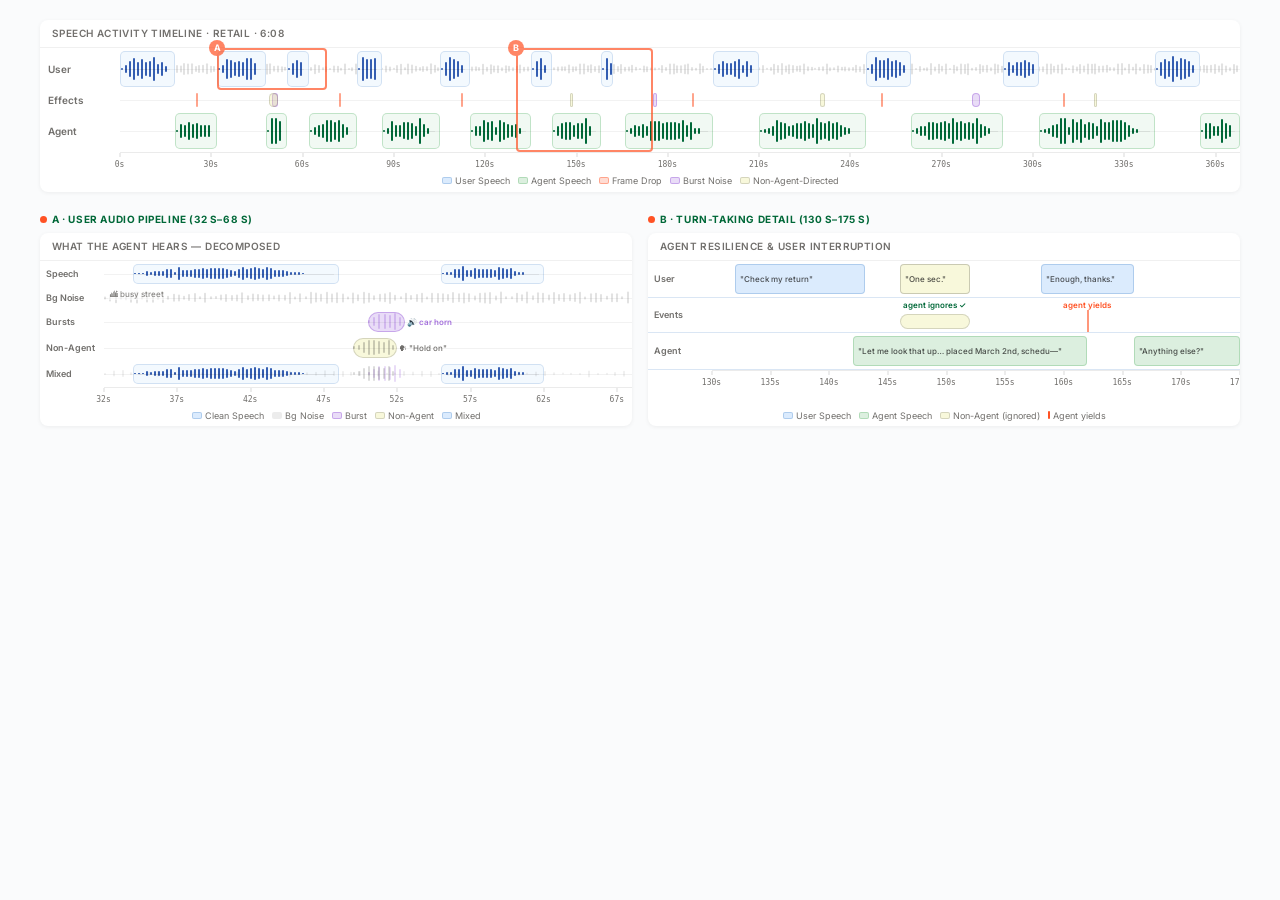
<file: web/leaderboard/public/blog/tau-voice-figure.html>
<!DOCTYPE html>
<html lang="en">
<head>
  <meta charset="UTF-8">
  <meta name="viewport" content="width=device-width, initial-scale=1.0">
  <title>τ-voice · Blog Figure – Landscape</title>
  <link href="https://fonts.googleapis.com/css2?family=Inter:wght@300;400;500;600;700&display=swap" rel="stylesheet">
  <style>
    :root {
      --green: #006838;
      --green-tint: rgba(79, 175, 98, 0.2);
      --charcoal: #302E2D;
      --text: rgba(17, 17, 17, 0.72);
      --text-label: #716F6C;
      --bone: #FAFBFF;
      --page-bg: #F3F9FE;
      --taupe: #625E5B;
      --gray: #C1BCB7;
      --gray-light: rgba(69, 132, 198, 0.2);
      --gray-dark: #898683;
      --orange: #F96205;
      --orange-mid: #EC881B;
      --blue: #345EB2;
      --blue-accent: #4584C6;
      --blue-light: #DBEBFD;
      --purple: #A673DE;
      --purple-light: rgba(166, 115, 222, 0.25);
      --yellow: rgba(235, 235, 152, 0.35);
      --red: #FF5224;
      --sans: 'Inter', -apple-system, BlinkMacSystemFont, sans-serif;
      --mono: 'SF Mono', 'Menlo', 'Consolas', monospace;
    }

    * { margin: 0; padding: 0; box-sizing: border-box; }

    body {
      font-family: var(--sans);
      color: var(--text);
      background: #fafbfc;
      line-height: 1.5;
      -webkit-font-smoothing: antialiased;
      padding: 20px 16px 24px;
    }

    .figure-container {
      max-width: 1200px;
      margin: 0 auto;
    }

    /* ── Shared track-row layout ── */
    .track-area {
      position: relative;
      background: #fff;
      border-radius: 8px;
      overflow: hidden;
      box-shadow: 0 1px 4px rgba(0,0,0,0.06);
    }

    .track-header {
      display: flex;
      align-items: center;
      gap: 8px;
      padding: 6px 12px;
      font-size: 10px;
      font-weight: 600;
      color: var(--text-label);
      text-transform: uppercase;
      letter-spacing: 0.04em;
      border-bottom: 1px solid rgba(0,0,0,0.06);
    }

    .track-row {
      display: flex;
    }

    .track-label {
      width: 80px;
      flex-shrink: 0;
      display: flex;
      align-items: center;
      gap: 4px;
      padding: 0 8px;
      font-size: 10px;
      font-weight: 600;
      color: var(--text-label);
    }

    .track-accent { display: none; }

    .track-content {
      flex: 1;
      min-width: 0;
      position: relative;
      overflow: hidden;
    }

    .track-content::after {
      content: '';
      position: absolute;
      top: 50%;
      left: 0;
      right: 0;
      height: 1px;
      background: rgba(0,0,0,0.05);
    }

    /* Speech blocks */
    .speech {
      position: absolute;
      border-radius: 5px;
      cursor: default;
    }

    .speech::after {
      content: '';
      position: absolute;
      top: 50%;
      left: 4px;
      right: 4px;
      height: 1px;
      background: rgba(0,0,0,0.06);
    }

    .speech-user {
      top: 3px; bottom: 3px;
      background: var(--page-bg);
      border: 1.5px solid var(--gray-light);
    }

    .speech-agent {
      top: 3px; bottom: 3px;
      background: rgba(79, 175, 98, 0.08);
      border: 1.5px solid rgba(79, 175, 98, 0.3);
    }

    /* Waveform bars */
    .bar {
      position: absolute;
      width: 2px;
      border-radius: 1px;
    }

    .bar-user { background: var(--blue); }
    .bar-agent { background: var(--green); }

    /* Effect markers */
    .effect-marker {
      position: absolute;
      top: 3px;
      bottom: 3px;
      border-radius: 14px;
    }

    .effect-frame-drop {
      background: rgba(255, 82, 36, 0.2);
      border: 1px solid rgba(255, 82, 36, 0.4);
    }

    .effect-burst {
      background: var(--purple-light);
      border: 1px solid rgba(166, 115, 222, 0.5);
    }

    .effect-oot {
      background: var(--yellow);
      border: 1px solid rgba(17, 17, 17, 0.15);
    }

    .noise-bar {
      position: absolute;
      width: 2px;
      border-radius: 1px;
      background: rgba(17, 17, 17, 0.12);
      top: 50%;
      transform: translateY(-50%);
    }

    /* Ruler */
    .ruler {
      display: flex;
    }

    .ruler-spacer {
      width: 80px;
      flex-shrink: 0;
    }

    .ruler-track {
      flex: 1;
      position: relative;
      height: 18px;
      border-top: 1px solid rgba(0,0,0,0.08);
    }

    .ruler-mark {
      position: absolute;
      top: 0;
      width: 1px;
      height: 4px;
      background: rgba(0,0,0,0.15);
      transform: translateX(-50%);
    }

    .ruler-mark::after {
      content: attr(data-time);
      position: absolute;
      top: 6px;
      left: 0;
      font-size: 8px;
      font-family: var(--mono);
      color: var(--text-label);
      white-space: nowrap;
      transform: translateX(-50%);
    }

    /* ── Layout: main on top, insets side-by-side below ── */
    .main-timeline {
      margin-bottom: 20px;
      position: relative;
    }

    .insets {
      display: flex;
      flex-direction: row;
      gap: 16px;
    }

    .inset {
      flex: 1;
      min-width: 0;
      position: relative;
      display: flex;
      flex-direction: column;
    }

    .inset-label {
      font-size: 10px;
      font-weight: 700;
      color: var(--green);
      text-transform: uppercase;
      letter-spacing: 0.06em;
      margin-bottom: 6px;
      display: flex;
      align-items: center;
      gap: 5px;
    }

    .inset-label::before {
      content: '';
      width: 7px;
      height: 7px;
      border-radius: 50%;
      background: var(--red);
      flex-shrink: 0;
    }

    .inset .track-area {
      flex: 1;
      display: flex;
      flex-direction: column;
    }

    /* Inset-specific narrower labels */
    .inset .track-label,
    .inset .turn-label {
      width: 64px;
      font-size: 9px;
      padding: 0 6px;
    }

    .inset .ruler-spacer {
      width: 64px;
    }

    /* Zoom brackets */
    .zoom-bracket {
      position: absolute;
      border: 2px solid var(--red);
      border-radius: 4px;
      pointer-events: none;
      z-index: 10;
      opacity: 0.7;
    }

    .zoom-label {
      position: absolute;
      top: -10px;
      left: -10px;
      width: 16px;
      height: 16px;
      border-radius: 50%;
      background: var(--red);
      color: #fff;
      font-size: 9px;
      font-weight: 700;
      display: flex;
      align-items: center;
      justify-content: center;
      opacity: 1;
    }

    /* ── Inset B: Turn-taking detail ── */
    .turn-row {
      display: flex;
      border-bottom: 1px solid var(--gray-light);
    }

    .turn-row:last-child { border-bottom: none; }

    .turn-label {
      width: 64px;
      flex-shrink: 0;
      padding: 4px 6px;
      font-size: 9px;
      font-weight: 600;
      color: var(--text-label);
      display: flex;
      align-items: center;
      gap: 4px;
    }

    .turn-content {
      flex: 1;
      position: relative;
      min-height: 32px;
      overflow: hidden;
    }

    .turn-block {
      position: absolute;
      top: 3px;
      bottom: 3px;
      border-radius: 4px;
      display: flex;
      align-items: center;
      padding: 0 4px;
      font-size: 8px;
      font-weight: 500;
      color: #fff;
      overflow: hidden;
      white-space: nowrap;
      text-overflow: ellipsis;
    }

    .turn-block-user {
      background: var(--blue-light);
      color: var(--text);
      border: 1px solid rgba(69, 132, 198, 0.3);
    }

    .turn-block-agent {
      background: var(--green-tint);
      color: var(--text);
      border: 1px solid rgba(79, 175, 98, 0.3);
    }

    .turn-block-oot {
      background: var(--yellow);
      color: var(--text);
      border: 1.5px solid rgba(17, 17, 17, 0.2);
    }

    /* Annotation callouts */
    .callout {
      position: absolute;
      font-size: 8px;
      font-weight: 600;
      white-space: nowrap;
      z-index: 10;
    }

    .callout-green { color: var(--green); }
    .callout-orange { color: var(--red); }

    /* Legend */
    .legend {
      display: flex;
      flex-wrap: wrap;
      gap: 2px 8px;
      padding: 4px 10px;
      justify-content: center;
    }

    .legend-item {
      display: flex;
      align-items: center;
      gap: 3px;
      font-size: 9px;
      color: var(--text-label);
    }

    .legend-swatch {
      width: 10px;
      height: 7px;
      border-radius: 2px;
    }

    /* Track heights — compact */
    .h-speech { height: 42px; }
    .h-effects { height: 20px; }
    .h-detail { height: 26px; }
    .h-noise { height: 22px; }

    @media (max-width: 900px) {
      .insets { flex-direction: column; }
    }
  </style>
</head>
<body>
<div class="figure-container">

  <!-- ═══════════════════════════════════════
       MAIN TIMELINE
       ═══════════════════════════════════════ -->
  <div class="main-timeline">
    <div class="track-area" id="mainTimeline">
      <div class="track-header">Speech Activity Timeline · retail · 6:08</div>

      <!-- User track -->
      <div class="track-row">
        <div class="track-label">User</div>
        <div class="track-content h-speech" id="userTrack"></div>
      </div>

      <!-- Effects track -->
      <div class="track-row">
        <div class="track-label">Effects</div>
        <div class="track-content h-effects" id="effectsTrack"></div>
      </div>

      <!-- Agent track -->
      <div class="track-row">
        <div class="track-label">Agent</div>
        <div class="track-content h-speech" id="agentTrack"></div>
      </div>

      <!-- Ruler -->
      <div class="ruler">
        <div class="ruler-spacer"></div>
        <div class="ruler-track" id="mainRuler"></div>
      </div>

      <!-- Legend -->
      <div class="legend">
        <div class="legend-item"><div class="legend-swatch" style="background: var(--blue-light); border: 1px solid rgba(69,132,198,0.3)"></div>User Speech</div>
        <div class="legend-item"><div class="legend-swatch" style="background: var(--green-tint); border: 1px solid rgba(79,175,98,0.3)"></div>Agent Speech</div>
        <div class="legend-item"><div class="legend-swatch" style="background: rgba(255,82,36,0.2); border: 1px solid rgba(255,82,36,0.4)"></div>Frame Drop</div>
        <div class="legend-item"><div class="legend-swatch" style="background: var(--purple-light); border: 1px solid rgba(166,115,222,0.5)"></div>Burst Noise</div>
        <div class="legend-item"><div class="legend-swatch" style="background: var(--yellow); border: 1px solid rgba(17,17,17,0.15)"></div>Non-Agent-Directed</div>
      </div>
    </div>

    <!-- Zoom brackets (drawn by JS) -->
    <div id="zoomBracketA" class="zoom-bracket" style="display:none"><span class="zoom-label">A</span></div>
    <div id="zoomBracketB" class="zoom-bracket" style="display:none"><span class="zoom-label">B</span></div>
  </div>

  <!-- ═══════════════════════════════════════
       INSETS — side by side
       ═══════════════════════════════════════ -->
  <div class="insets">

    <!-- INSET A: User audio pipeline decomposition -->
    <div class="inset">
      <div class="inset-label">A · User Audio Pipeline (32 s–68 s)</div>
      <div class="track-area">
        <div class="track-header">What the agent hears — decomposed</div>

        <div class="track-row">
          <div class="track-label">Speech</div>
          <div class="track-content h-detail" id="insetASpeech"></div>
        </div>

        <div class="track-row">
          <div class="track-label">Bg Noise</div>
          <div class="track-content h-noise" id="insetABgNoise"></div>
        </div>

        <div class="track-row">
          <div class="track-label">Bursts</div>
          <div class="track-content h-detail" id="insetABurst"></div>
        </div>

        <div class="track-row">
          <div class="track-label">Non-Agent</div>
          <div class="track-content h-detail" id="insetAOot"></div>
        </div>

        <div class="track-row">
          <div class="track-label">Mixed</div>
          <div class="track-content h-detail" id="insetAMixed"></div>
        </div>

        <div class="ruler">
          <div class="ruler-spacer"></div>
          <div class="ruler-track" id="insetARuler"></div>
        </div>

        <div class="legend">
          <div class="legend-item"><div class="legend-swatch" style="background: var(--blue-light); border: 1px solid rgba(69,132,198,0.3)"></div>Clean Speech</div>
          <div class="legend-item"><div class="legend-swatch" style="background: rgba(17,17,17,0.08)"></div>Bg Noise</div>
          <div class="legend-item"><div class="legend-swatch" style="background: var(--purple-light); border: 1px solid rgba(166,115,222,0.5)"></div>Burst</div>
          <div class="legend-item"><div class="legend-swatch" style="background: var(--yellow); border: 1px solid rgba(17,17,17,0.15)"></div>Non-Agent</div>
          <div class="legend-item"><div class="legend-swatch" style="background: var(--blue-light); border: 1px solid rgba(69,132,198,0.3)"></div>Mixed</div>
        </div>
      </div>
    </div>

    <!-- INSET B: Turn-taking interaction -->
    <div class="inset">
      <div class="inset-label">B · Turn-Taking Detail (130 s–175 s)</div>
      <div class="track-area">
        <div class="track-header">Agent resilience & user interruption</div>

        <div class="turn-row">
          <div class="turn-label">User</div>
          <div class="turn-content" id="insetBUser" style="height: 36px"></div>
        </div>

        <div class="turn-row">
          <div class="turn-label">Events</div>
          <div class="turn-content" id="insetBEvents" style="height: 34px"></div>
        </div>

        <div class="turn-row">
          <div class="turn-label">Agent</div>
          <div class="turn-content" id="insetBAgent" style="height: 36px"></div>
        </div>

        <div class="ruler">
          <div class="ruler-spacer"></div>
          <div class="ruler-track" id="insetBRuler"></div>
        </div>

        <div class="legend" style="margin-top: auto;">
          <div class="legend-item"><div class="legend-swatch" style="background: var(--blue-light); border: 1px solid rgba(69,132,198,0.3)"></div>User Speech</div>
          <div class="legend-item"><div class="legend-swatch" style="background: var(--green-tint); border: 1px solid rgba(79,175,98,0.3)"></div>Agent Speech</div>
          <div class="legend-item"><div class="legend-swatch" style="background: var(--yellow); border: 1px solid rgba(17,17,17,0.15)"></div>Non-Agent (ignored)</div>
          <div class="legend-item"><span style="display:inline-block; width:2px; height:8px; background:var(--red); border-radius:1px"></span>Agent yields</div>
        </div>
      </div>
    </div>

  </div>

</div>

<script>
(function() {
  'use strict';

  function seededRand(seed) {
    let s = seed;
    return function() { s = (s * 16807) % 2147483647; return s / 2147483647; };
  }

  // ═══════════════════════════════════════
  // MAIN TIMELINE (0–368s)
  // ═══════════════════════════════════════
  const totalDur = 368;

  const userSegs = [
    { s: 0, e: 18 },
    { s: 32, e: 48 },
    { s: 55, e: 62 },
    { s: 78, e: 86 },
    { s: 105, e: 115 },
    { s: 135, e: 142 },
    { s: 158, e: 162 },
    { s: 195, e: 210 },
    { s: 245, e: 260 },
    { s: 290, e: 302 },
    { s: 340, e: 355 },
  ];

  const agentSegs = [
    { s: 18, e: 32 },
    { s: 48, e: 55 },
    { s: 62, e: 78 },
    { s: 86, e: 105 },
    { s: 115, e: 135 },
    { s: 142, e: 158 },
    { s: 166, e: 195 },
    { s: 210, e: 245 },
    { s: 260, e: 290 },
    { s: 302, e: 340 },
    { s: 355, e: 368 },
  ];

  const effects = [
    { type: 'frame_drop', s: 25, w: 0.3 },
    { type: 'frame_drop', s: 72, w: 0.5 },
    { type: 'frame_drop', s: 112, w: 0.2 },
    { type: 'frame_drop', s: 188, w: 0.4 },
    { type: 'frame_drop', s: 250, w: 0.3 },
    { type: 'frame_drop', s: 310, w: 0.5 },
    { type: 'burst', s: 50, w: 2 },
    { type: 'burst', s: 175, w: 1.5 },
    { type: 'burst', s: 280, w: 2.5 },
    { type: 'oot', s: 49, w: 3 },
    { type: 'oot', s: 148, w: 1 },
    { type: 'oot', s: 230, w: 1.5 },
    { type: 'oot', s: 320, w: 1 },
  ];

  const BAR_SPACING_PX = 4;

  function addSpeechBlocks(container, segs, type, dur, estW) {
    const rand = seededRand(type === 'user' ? 42 : 137);
    const estContainerW = estW || 1000;
    segs.forEach(seg => {
      const el = document.createElement('div');
      el.className = `speech speech-${type}`;
      const leftPct = seg.s / dur * 100;
      const widthPct = (seg.e - seg.s) / dur * 100;
      el.style.left = leftPct + '%';
      el.style.width = widthPct + '%';
      el.style.overflow = 'hidden';
      container.appendChild(el);

      const segDurSec = seg.e - seg.s;
      const estBlockW = widthPct / 100 * estContainerW;
      const barCount = Math.max(4, Math.floor(estBlockW / BAR_SPACING_PX));

      for (let i = 0; i < barCount; i++) {
        const t = i / barCount;
        const edgeFade = Math.min(t * 5, (1 - t) * 5, 1);
        const syllableRate = 3.5 + rand() * 1.5;
        const syllablePhase = rand() * Math.PI * 2;
        const syllable = 0.35 + 0.65 * Math.pow(Math.abs(Math.sin(t * segDurSec * syllableRate + syllablePhase)), 0.6);
        const micro = 0.6 + rand() * 0.4;
        const amp = edgeFade * syllable * micro;
        const heightPct = Math.max(6, amp * 80);

        const bar = document.createElement('div');
        bar.className = `bar bar-${type}`;
        bar.style.height = heightPct + '%';
        bar.style.left = (i * BAR_SPACING_PX) + 'px';
        bar.style.top = ((50 - heightPct / 2)) + '%';
        el.appendChild(bar);
      }
    });
  }

  function addEffects(container, effects, dur) {
    effects.forEach(e => {
      const el = document.createElement('div');
      const cls = e.type === 'burst' ? 'effect-burst' :
                  e.type === 'oot' ? 'effect-oot' : 'effect-frame-drop';
      el.className = `effect-marker ${cls}`;
      el.style.left = (e.s / dur * 100) + '%';
      el.style.width = Math.max(0.15, (e.w / dur * 100)) + '%';
      container.appendChild(el);
    });
  }

  function addRuler(container, dur, step, offset) {
    const off = offset || 0;
    for (let t = 0; t <= dur; t += step) {
      const mark = document.createElement('div');
      mark.className = 'ruler-mark';
      mark.style.left = (t / dur * 100) + '%';
      mark.dataset.time = Math.round(t + off) + 's';
      container.appendChild(mark);
    }
  }

  // Background noise on user track
  const mainUserTrack = document.getElementById('userTrack');
  const noiseRand = seededRand(777);
  for (let i = 0; i < 300; i++) {
    const bar = document.createElement('div');
    bar.className = 'noise-bar';
    bar.style.height = (2 + noiseRand() * 10) + 'px';
    bar.style.left = (i / 300 * 100) + '%';
    mainUserTrack.appendChild(bar);
  }

  addSpeechBlocks(mainUserTrack, userSegs, 'user', totalDur, 1000);
  addSpeechBlocks(document.getElementById('agentTrack'), agentSegs, 'agent', totalDur, 1000);
  addEffects(document.getElementById('effectsTrack'), effects, totalDur);
  addRuler(document.getElementById('mainRuler'), totalDur, 30);

  // ═══════════════════════════════════════
  // INSET A: User audio pipeline (32s–68s)
  // ═══════════════════════════════════════
  const insetAStart = 32, insetAEnd = 68, insetADur = 36;
  const INSET_EST_W = 450;

  const insetASpeechSegs = [
    { s: 34, e: 48 },
    { s: 55, e: 62 },
  ];

  function remap(segs, ws, dur) {
    return segs.map(seg => ({ s: Math.max(0, seg.s - ws), e: Math.min(dur, seg.e - ws) }))
               .filter(s => s.e > 0 && s.s < dur);
  }

  addSpeechBlocks(document.getElementById('insetASpeech'), remap(insetASpeechSegs, insetAStart, insetADur), 'user', insetADur, INSET_EST_W);

  // Background noise
  const bgNoiseEl = document.getElementById('insetABgNoise');
  const rand = seededRand(999);
  for (let i = 0; i < 100; i++) {
    const bar = document.createElement('div');
    bar.className = 'noise-bar';
    bar.style.height = (3 + rand() * 10) + 'px';
    bar.style.left = (i / 100 * 100) + '%';
    bgNoiseEl.appendChild(bar);
  }
  const bgLabel = document.createElement('span');
  bgLabel.style.cssText = 'position:absolute; left:4px; top:1px; font-size:8px; font-weight:500; color:var(--text-label); opacity:0.8; white-space:nowrap; z-index:2; background:rgba(255,255,255,0.7); padding:0 2px; border-radius:2px;';
  bgLabel.textContent = '🏙 busy street';
  bgNoiseEl.appendChild(bgLabel);

  function addLightWaveform(container, startSec, durSec, color, seed) {
    const r = seededRand(seed);
    const startRel = (startSec - insetAStart) / insetADur;
    const estW = durSec / insetADur * INSET_EST_W;
    const count = Math.max(4, Math.floor(estW / 4));
    for (let i = 0; i < count; i++) {
      const t = i / count;
      const edgeFade = Math.min(t * 4, (1 - t) * 4, 1);
      const amp = edgeFade * (0.5 + r() * 0.5);
      const heightPct = Math.max(8, amp * 70);
      const bar = document.createElement('div');
      bar.style.cssText = `position:absolute; width:2px; border-radius:1px; background:${color};`
        + `height:${heightPct}%; left:${(startRel * 100 + t * durSec / insetADur * 100)}%;`
        + `top:${50 - heightPct / 2}%;`;
      container.appendChild(bar);
    }
  }

  // Burst noise
  const burstEl = document.getElementById('insetABurst');
  const burstStartSec = 50, burstDurSec = 2.5;
  const burstStartRel = (burstStartSec - insetAStart) / insetADur;
  const burstWidthRel = burstDurSec / insetADur;
  const burstBlock = document.createElement('div');
  burstBlock.className = 'effect-marker effect-burst';
  burstBlock.style.left = (burstStartRel * 100) + '%';
  burstBlock.style.width = (burstWidthRel * 100) + '%';
  burstBlock.style.top = '3px'; burstBlock.style.bottom = '3px';
  burstBlock.style.overflow = 'visible';
  burstEl.appendChild(burstBlock);
  addLightWaveform(burstEl, burstStartSec, burstDurSec, 'rgba(166,115,222,0.35)', 333);
  const burstLabel = document.createElement('span');
  burstLabel.style.cssText = 'position:absolute; left:calc(100% + 3px); top:50%; transform:translateY(-50%); font-size:8px; font-weight:600; color:var(--purple); white-space:nowrap;';
  burstLabel.textContent = '🔊 car horn';
  burstBlock.appendChild(burstLabel);

  // Non-agent-directed speech
  const ootEl = document.getElementById('insetAOot');
  const ootStartSec = 49, ootDurSec = 3;
  const ootStartRel = (ootStartSec - insetAStart) / insetADur;
  const ootWidthRel = ootDurSec / insetADur;
  const ootBlock = document.createElement('div');
  ootBlock.className = 'effect-marker effect-oot';
  ootBlock.style.left = (ootStartRel * 100) + '%';
  ootBlock.style.width = (ootWidthRel * 100) + '%';
  ootBlock.style.top = '3px'; ootBlock.style.bottom = '3px';
  ootBlock.style.overflow = 'visible';
  const ootLabel2 = document.createElement('span');
  ootLabel2.style.cssText = 'position:absolute; left:calc(100% + 3px); top:50%; transform:translateY(-50%); font-size:8px; font-weight:500; color:var(--text-label); white-space:nowrap;';
  ootLabel2.textContent = '🗣 "Hold on"';
  ootBlock.appendChild(ootLabel2);
  ootEl.appendChild(ootBlock);
  addLightWaveform(ootEl, ootStartSec, ootDurSec, 'rgba(17,17,17,0.2)', 555);

  // Mixed output
  const mixedEl = document.getElementById('insetAMixed');
  addSpeechBlocks(mixedEl, remap(insetASpeechSegs, insetAStart, insetADur), 'user', insetADur, INSET_EST_W);
  addLightWaveform(mixedEl, burstStartSec, burstDurSec, 'rgba(166,115,222,0.25)', 333);
  addLightWaveform(mixedEl, ootStartSec, ootDurSec, 'rgba(17,17,17,0.15)', 555);
  const rand2 = seededRand(888);
  for (let i = 0; i < 60; i++) {
    const bar = document.createElement('div');
    bar.className = 'noise-bar';
    bar.style.height = (2 + rand2() * 6) + 'px';
    bar.style.left = (i / 60 * 100) + '%';
    bar.style.opacity = '0.5';
    mixedEl.appendChild(bar);
  }

  addRuler(document.getElementById('insetARuler'), insetADur, 5, insetAStart);

  // ═══════════════════════════════════════
  // INSET B: Turn-taking detail (130s–175s)
  // ═══════════════════════════════════════
  const insetBStart = 130, insetBEnd = 175, insetBDur = 45;

  const userB = document.getElementById('insetBUser');
  const eventsB = document.getElementById('insetBEvents');
  const agentB = document.getElementById('insetBAgent');

  function addTurnBlock(container, s, e, cls, text) {
    const el = document.createElement('div');
    el.className = `turn-block ${cls}`;
    el.style.left = ((s - insetBStart) / insetBDur * 100) + '%';
    el.style.width = ((e - s) / insetBDur * 100) + '%';
    el.textContent = text;
    container.appendChild(el);
  }

  function addCallout(container, x, text, cls, yPx) {
    const callout = document.createElement('div');
    callout.className = `callout ${cls}`;
    callout.style.left = ((x - insetBStart) / insetBDur * 100) + '%';
    callout.style.top = yPx + 'px';
    callout.textContent = text;
    callout.style.transform = 'translateX(-50%)';
    container.appendChild(callout);
  }

  addTurnBlock(userB, 132, 143, 'turn-block-user', '"Check my return"');
  addTurnBlock(userB, 146, 152, 'turn-block-oot', '"One sec."');
  addTurnBlock(userB, 158, 166, 'turn-block-user', '"Enough, thanks."');

  const ootLabel = document.createElement('div');
  ootLabel.className = 'effect-marker effect-oot';
  ootLabel.style.left = ((146 - insetBStart) / insetBDur * 100) + '%';
  ootLabel.style.width = ((152 - 146) / insetBDur * 100) + '%';
  ootLabel.style.top = '16px'; ootLabel.style.bottom = '3px';
  eventsB.appendChild(ootLabel);

  addCallout(eventsB, 149, 'agent ignores ✓', 'callout-green', 1);

  const intLine = document.createElement('div');
  intLine.style.cssText = `position:absolute; left:${((162 - insetBStart) / insetBDur * 100)}%; top:12px; bottom:0; width:2px; background:var(--red); opacity:0.6; z-index:10;`;
  eventsB.appendChild(intLine);
  addCallout(eventsB, 162, 'agent yields', 'callout-orange', 1);

  addTurnBlock(agentB, 142, 162, 'turn-block-agent', '"Let me look that up… placed March 2nd, schedu—"');
  addTurnBlock(agentB, 166, 175, 'turn-block-agent', '"Anything else?"');

  addRuler(document.getElementById('insetBRuler'), insetBDur, 5, insetBStart);

  // ═══════════════════════════════════════
  // Zoom brackets on main timeline
  // ═══════════════════════════════════════
  function drawZoomBrackets() {
    const wrapper = document.querySelector('.main-timeline');
    const userTrack = document.getElementById('userTrack');
    const effectsTrack = document.getElementById('effectsTrack');
    const agentTrack = document.getElementById('agentTrack');
    if (!wrapper || !userTrack) return;

    const wRect = wrapper.getBoundingClientRect();
    const uRect = userTrack.getBoundingClientRect();
    const aRect = agentTrack.getBoundingClientRect();

    const bracketA = document.getElementById('zoomBracketA');
    const xA1 = uRect.left + (insetAStart / totalDur) * uRect.width - wRect.left;
    const xA2 = uRect.left + (insetAEnd / totalDur) * uRect.width - wRect.left;
    bracketA.style.display = 'block';
    bracketA.style.left = xA1 + 'px';
    bracketA.style.width = (xA2 - xA1) + 'px';
    bracketA.style.top = (uRect.top - wRect.top) + 'px';
    bracketA.style.height = uRect.height + 'px';

    const bracketB = document.getElementById('zoomBracketB');
    const xB1 = uRect.left + (insetBStart / totalDur) * uRect.width - wRect.left;
    const xB2 = uRect.left + (insetBEnd / totalDur) * uRect.width - wRect.left;
    bracketB.style.display = 'block';
    bracketB.style.left = xB1 + 'px';
    bracketB.style.width = (xB2 - xB1) + 'px';
    bracketB.style.top = (uRect.top - wRect.top) + 'px';
    bracketB.style.height = (aRect.bottom - uRect.top) + 'px';
  }

  requestAnimationFrame(drawZoomBrackets);
  window.addEventListener('resize', () => requestAnimationFrame(drawZoomBrackets));
})();
</script>
</body>
</html>
</file>
